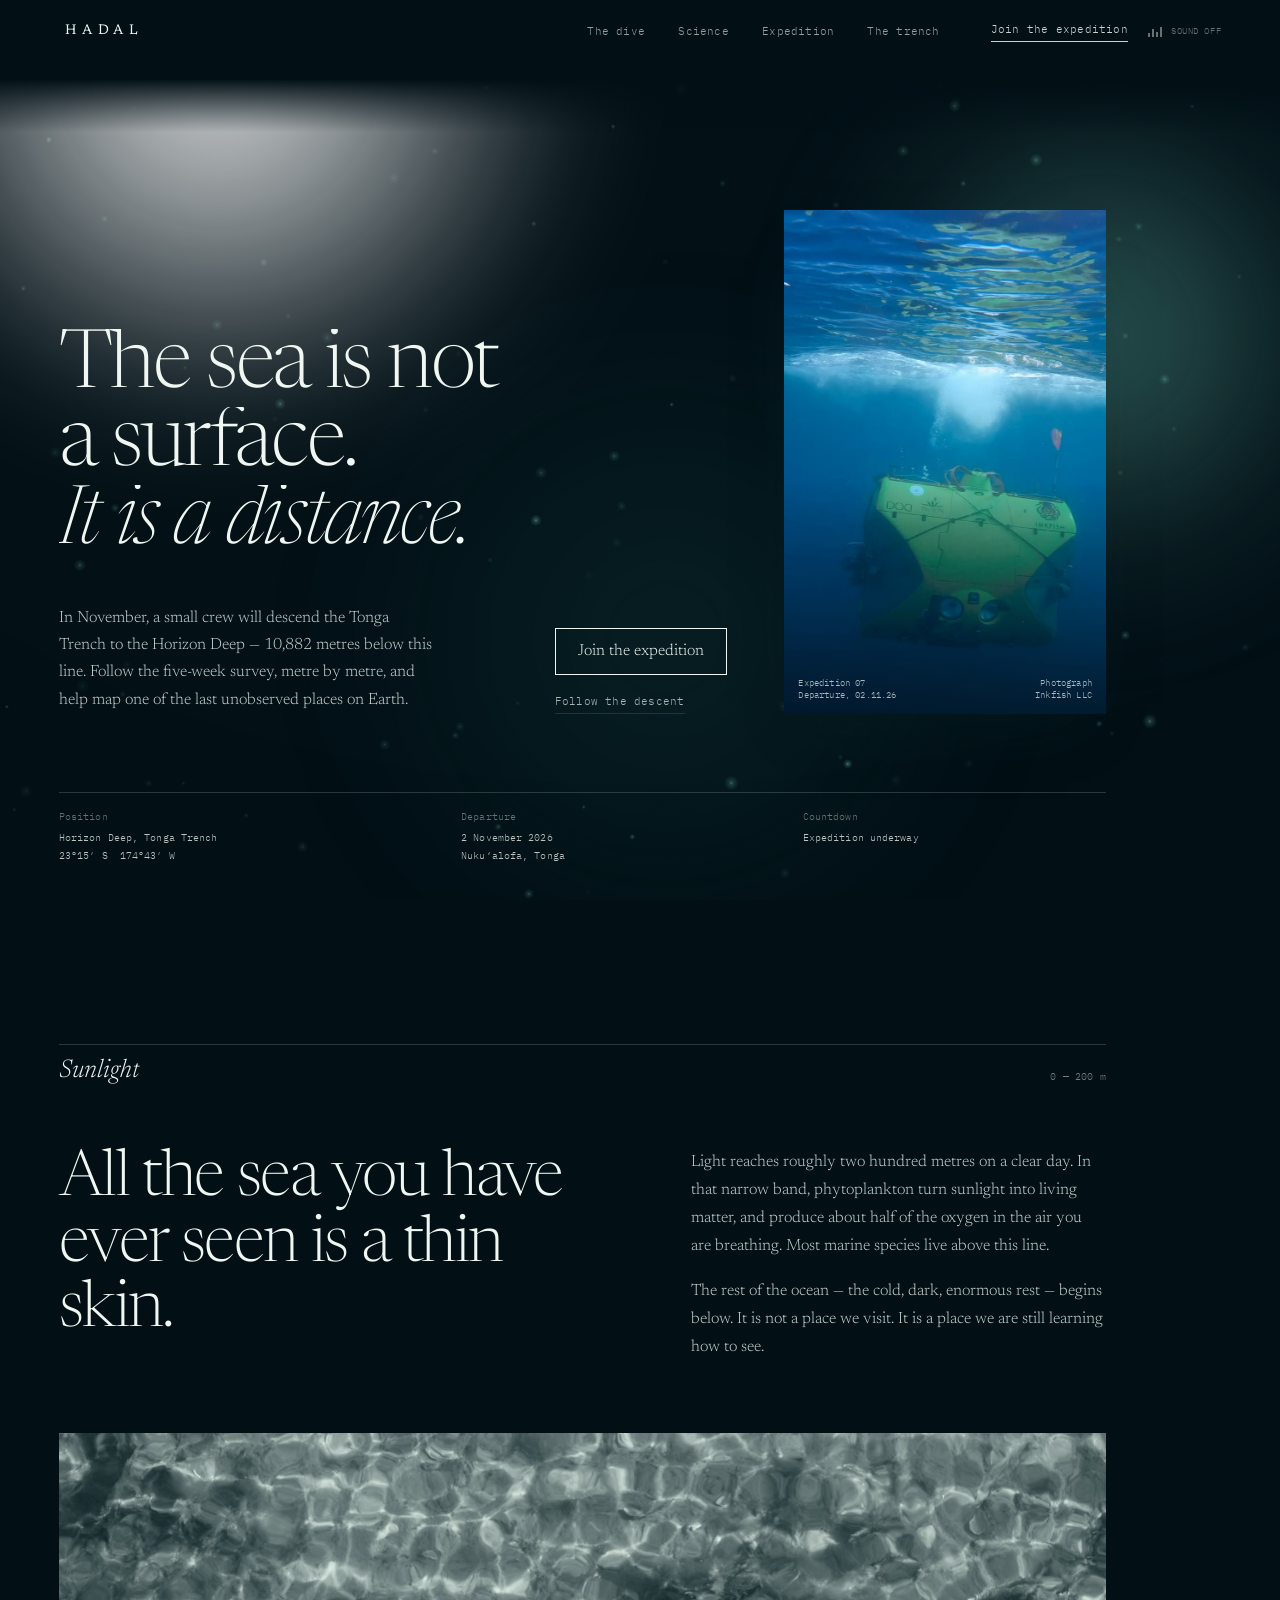
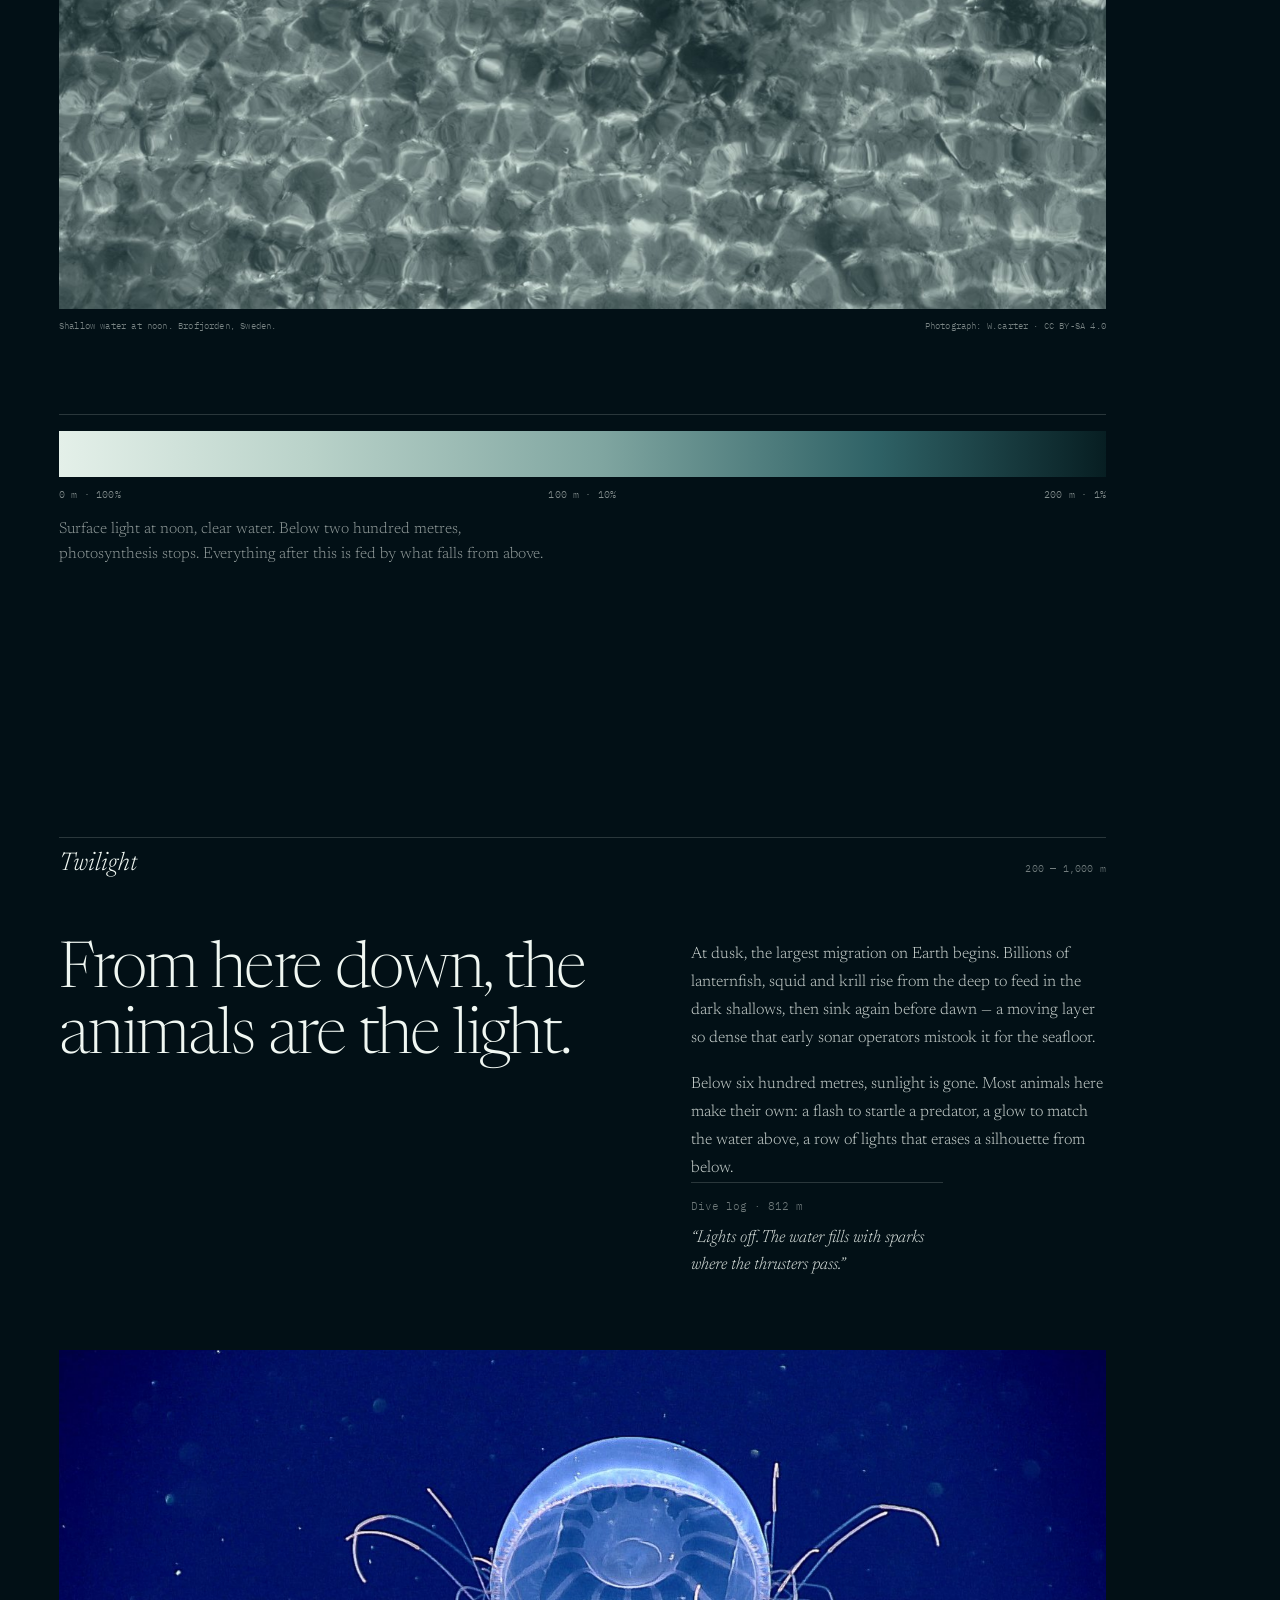
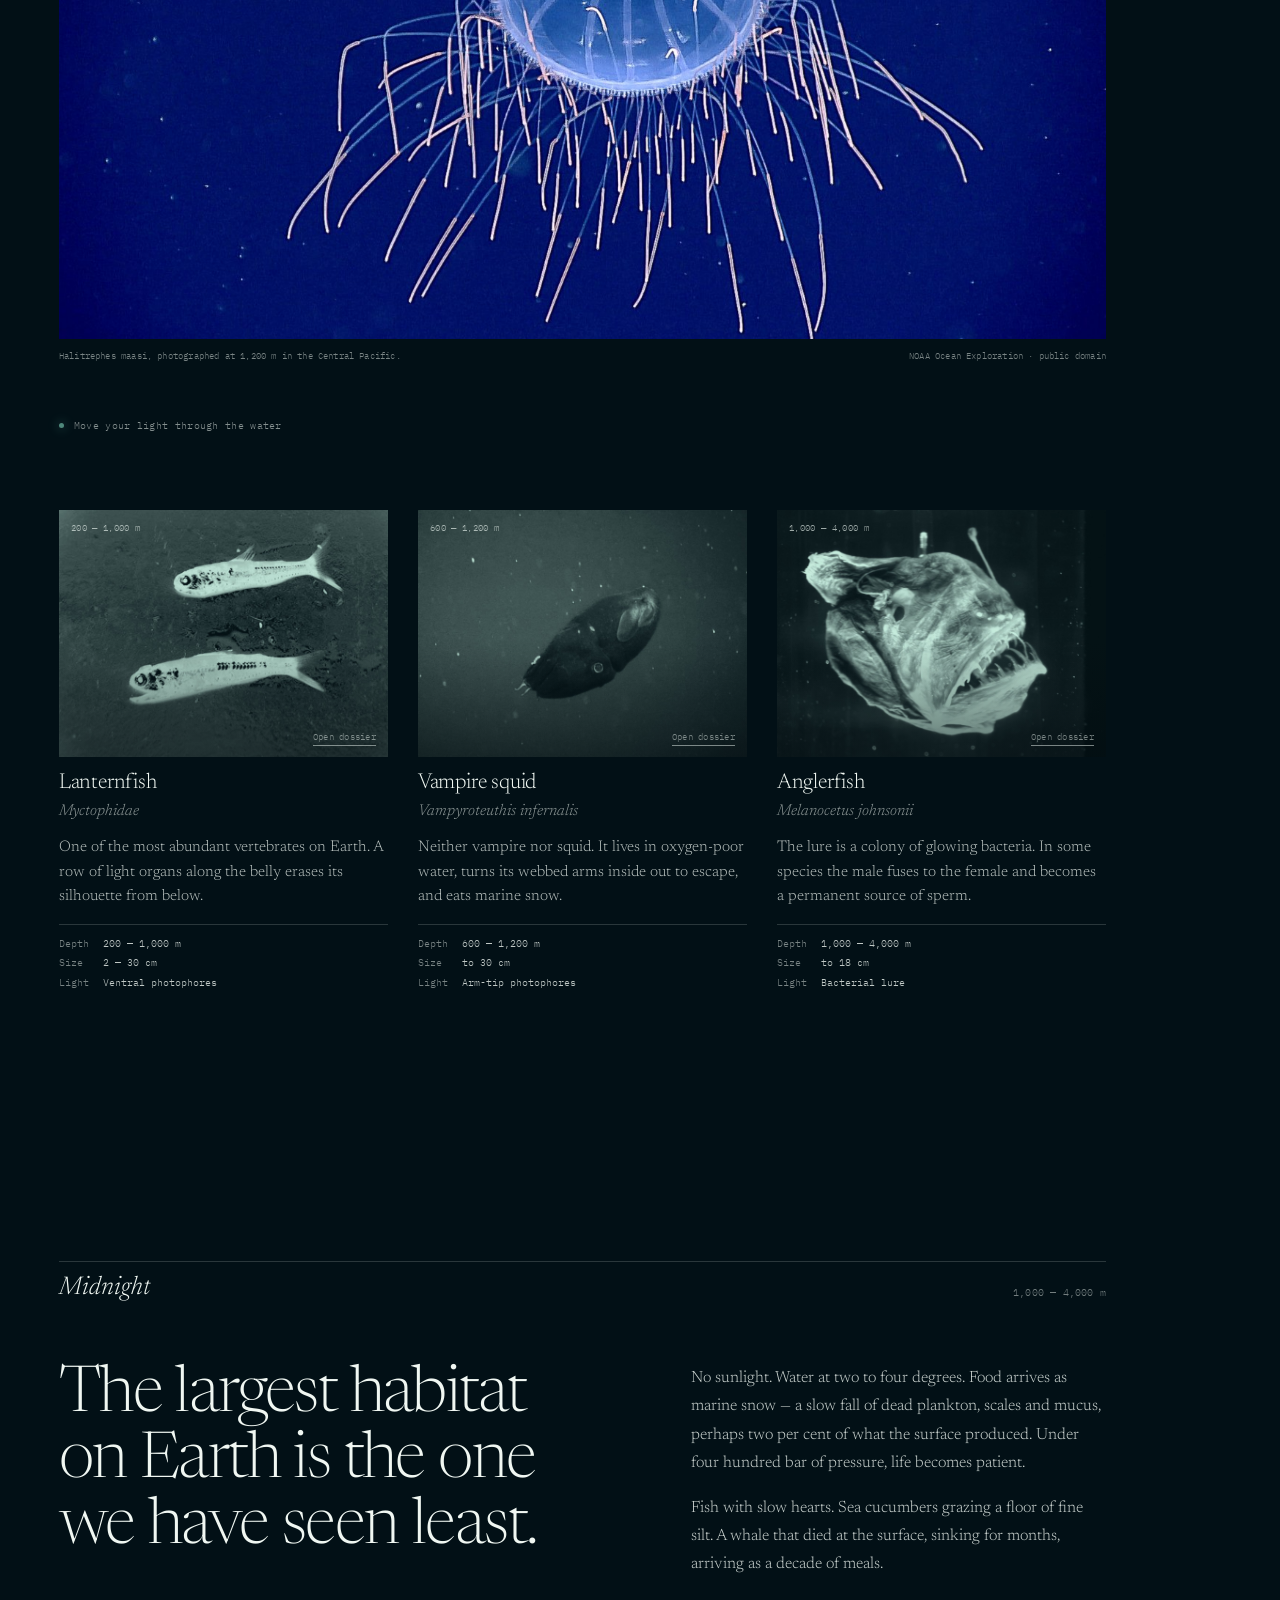
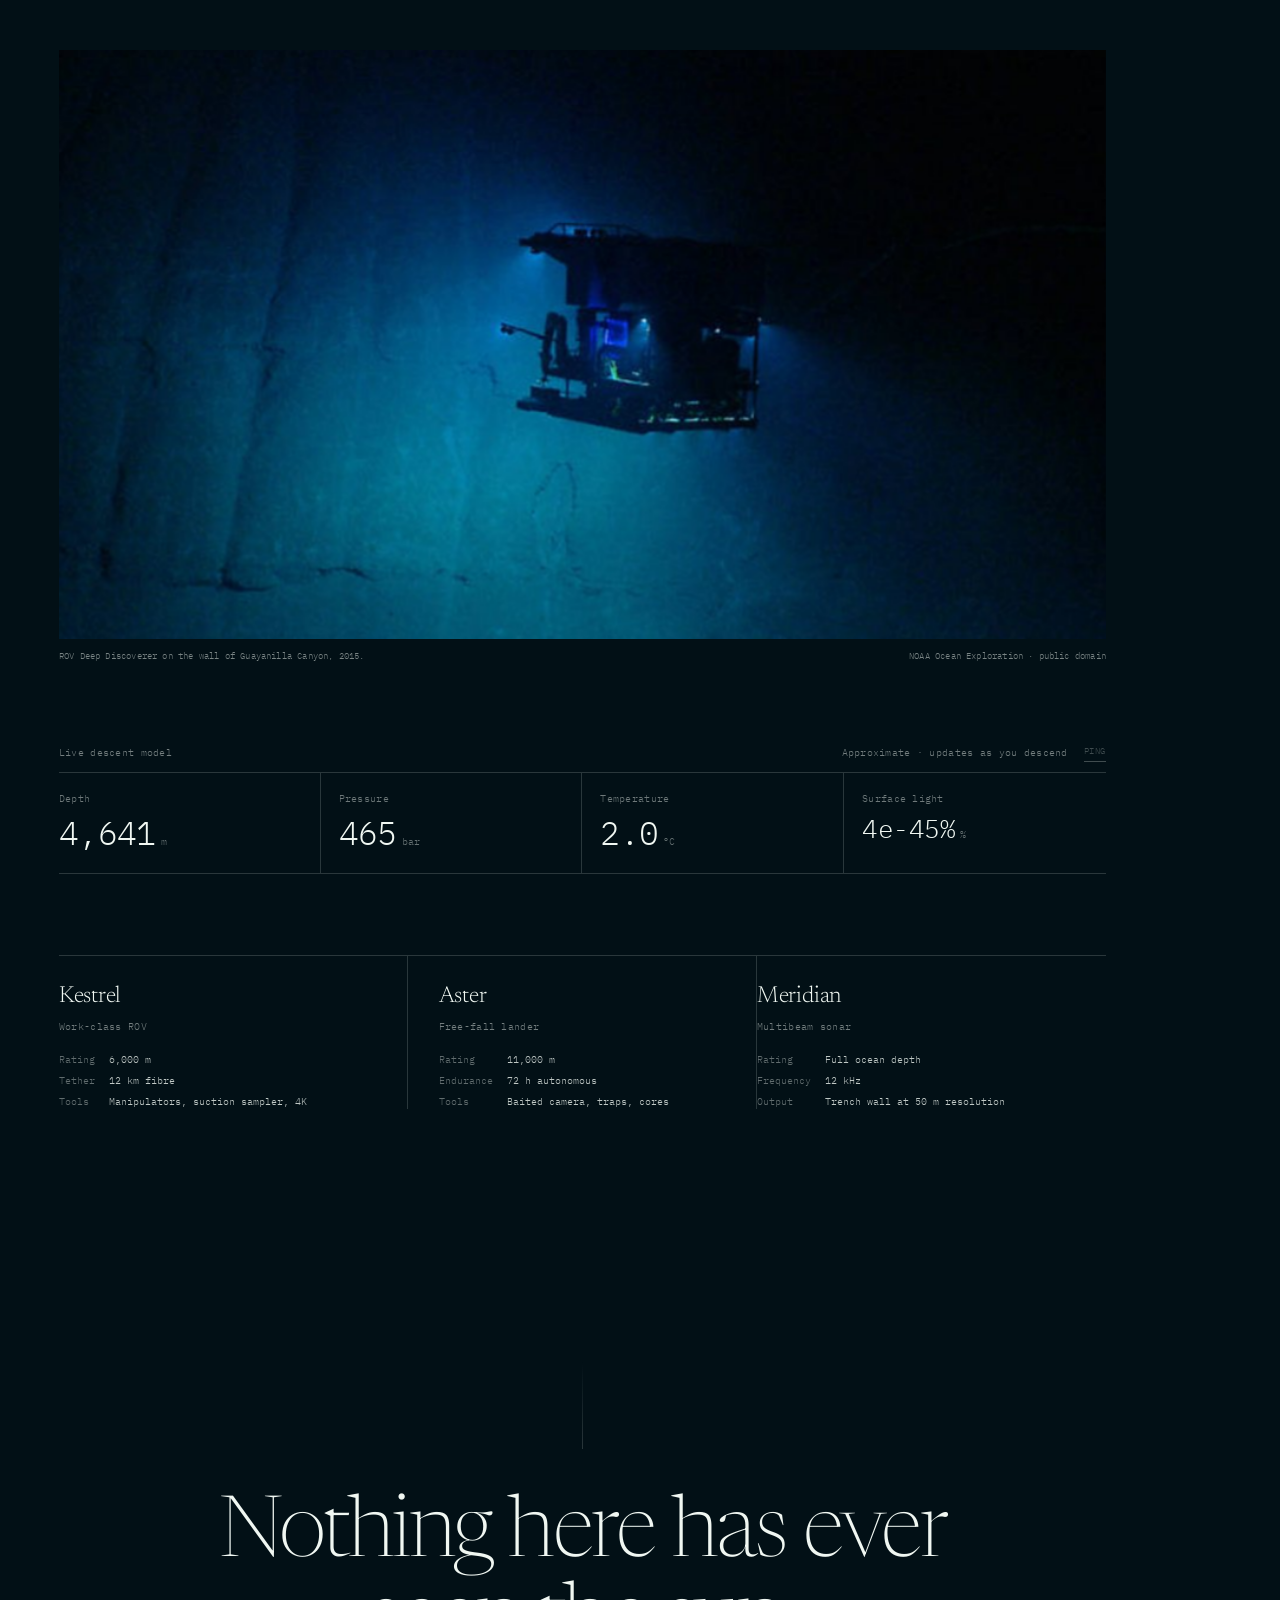
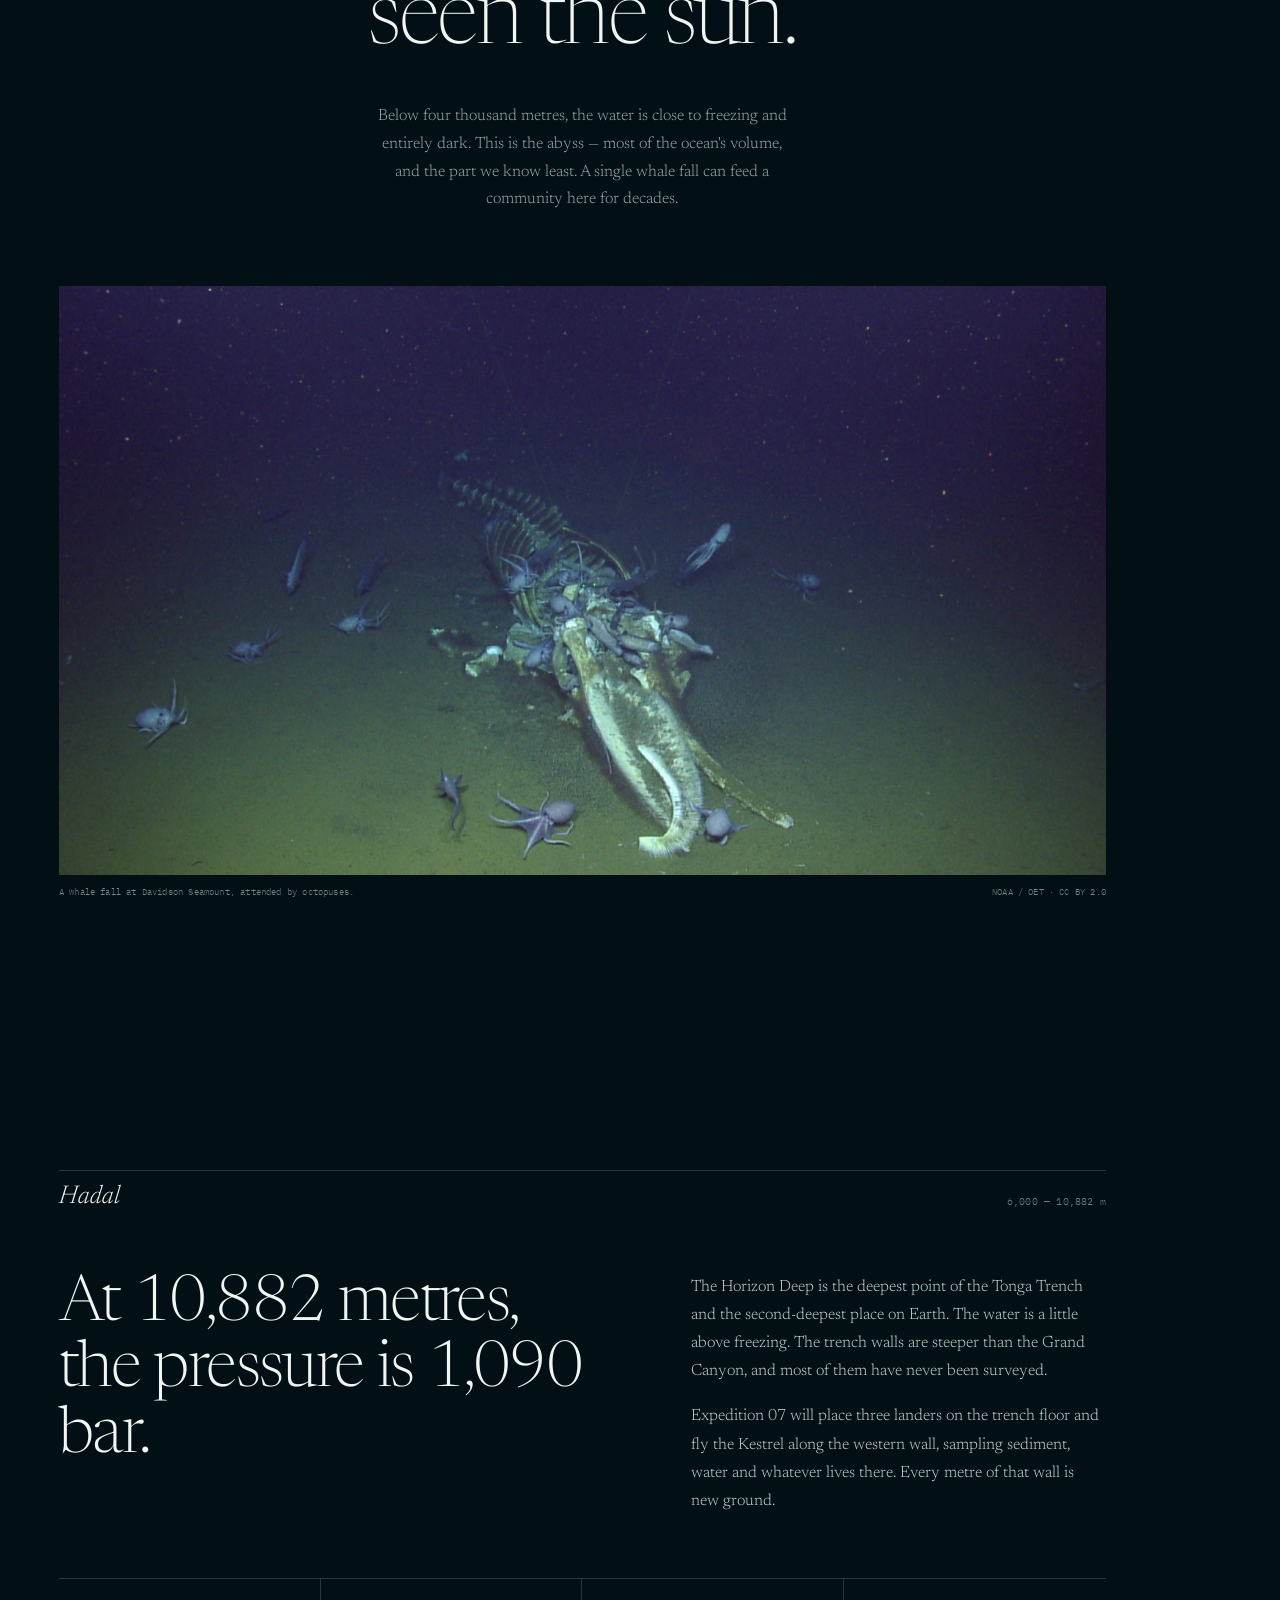
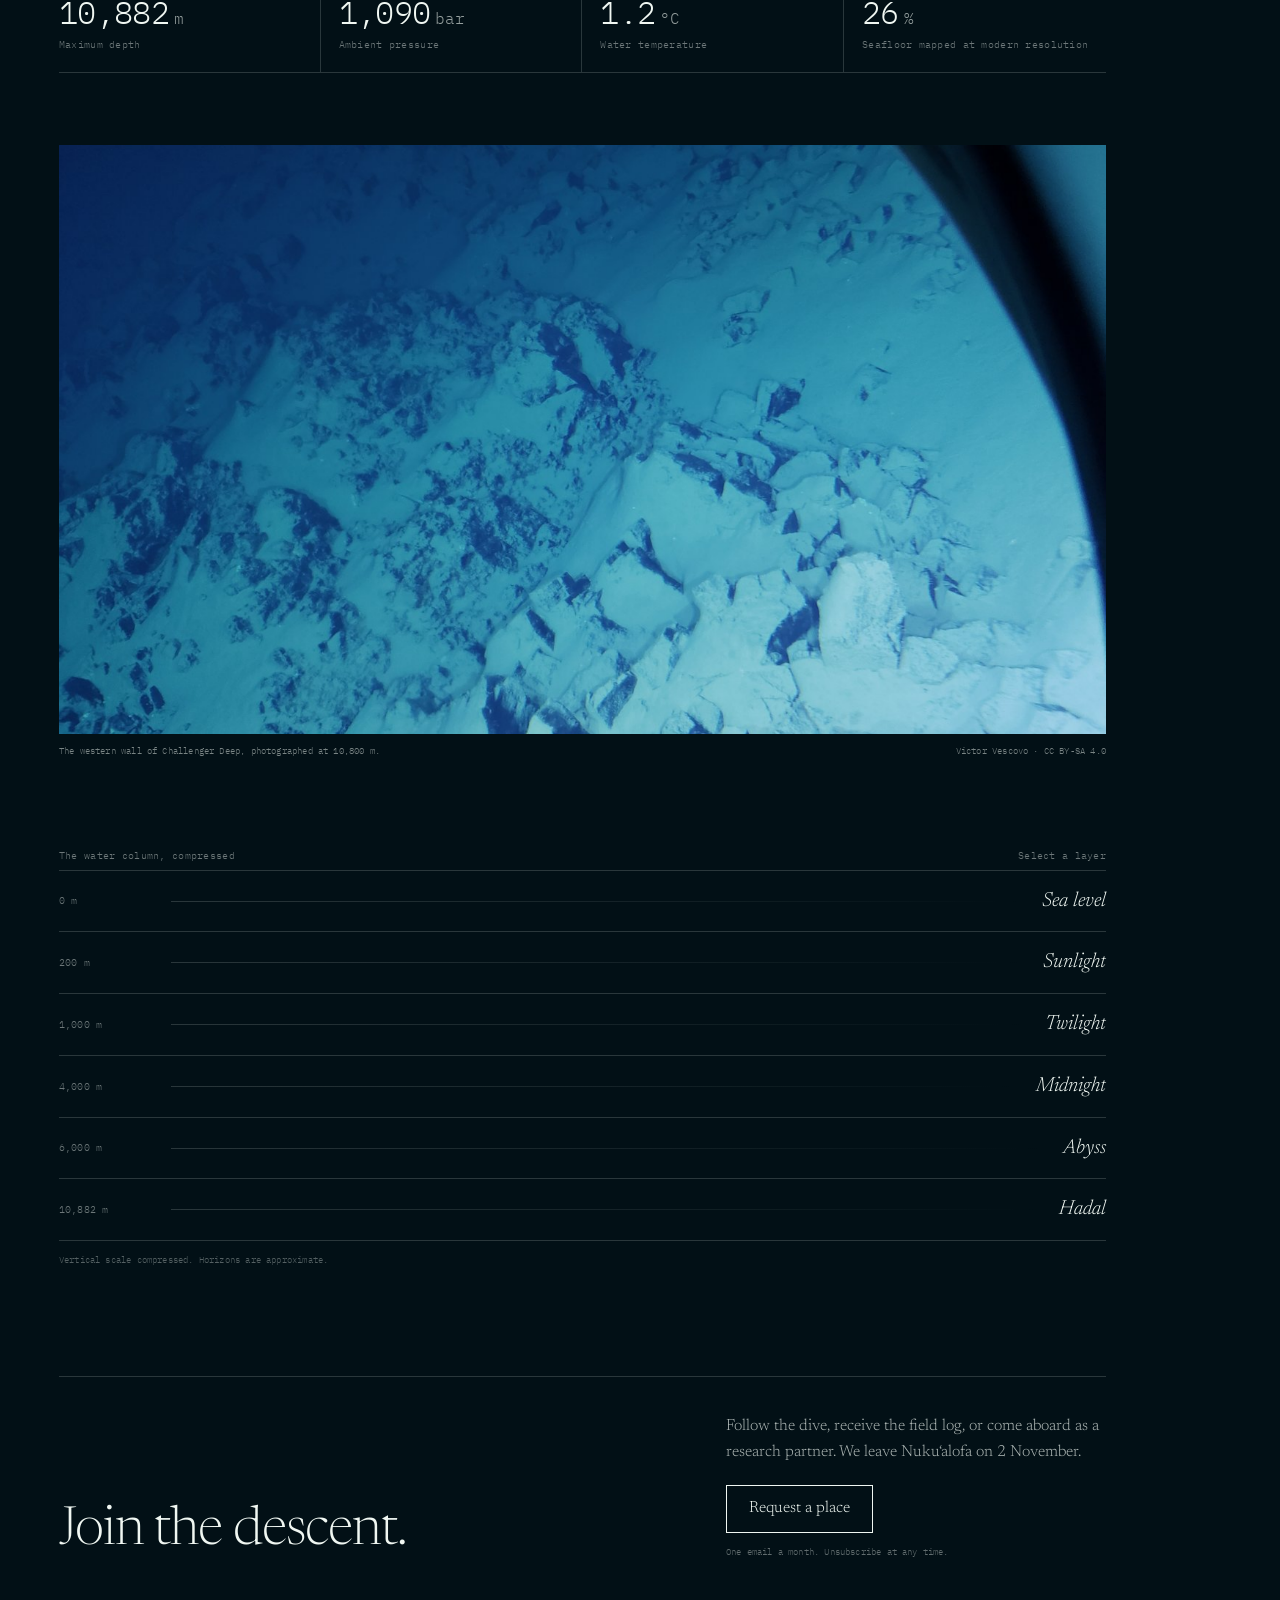
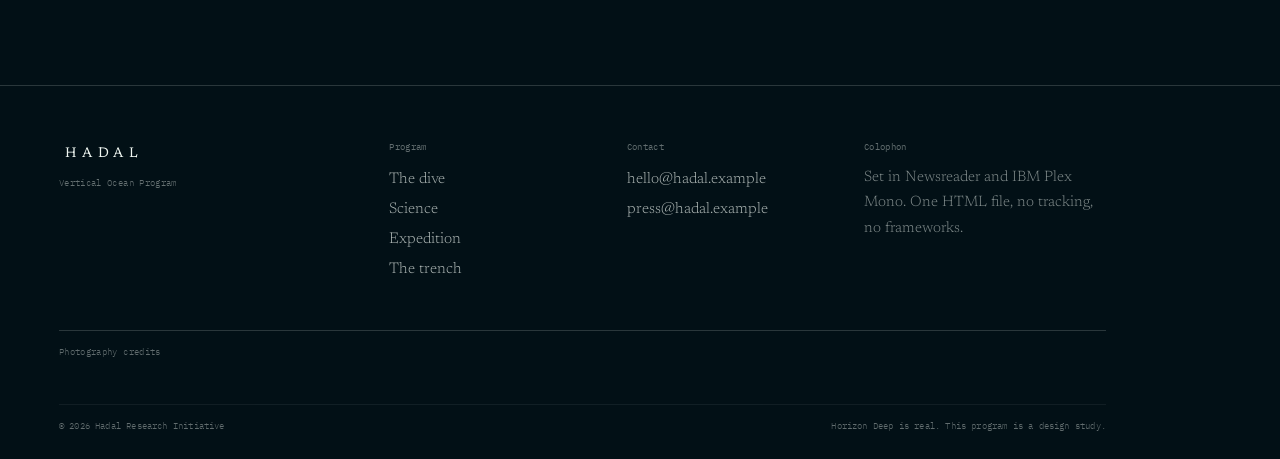
<file: hadal/index.html>
<!DOCTYPE html>
<html lang="en" data-theme="light">
<head>
<meta charset="utf-8">
<meta name="viewport" content="width=device-width, initial-scale=1">
<title>HADAL — The Vertical Ocean</title>
<meta name="description" content="Expedition 07 descends the Tonga Trench to the Horizon Deep, 10,882 metres below the surface. A five-week survey of one of the least observed places on Earth.">
<meta property="og:title" content="HADAL — The Vertical Ocean">
<meta property="og:description" content="A five-week descent to the floor of the Tonga Trench. Follow Expedition 07 from the surface to 10,882 metres.">
<meta property="og:type" content="website">
<meta property="og:image" content="images/halitrephes.jpg">
<meta name="theme-color" content="#EDF3EE">
<link rel="preload" as="image" href="images/hero-descent.jpg">
<link rel="icon" href="data:image/svg+xml,%3Csvg xmlns='http://www.w3.org/2000/svg' viewBox='0 0 64 64'%3E%3Crect width='64' height='64' fill='%230B1A1B'/%3E%3Cpath d='M12 24h40M12 40h40' stroke='%238FEBD0' stroke-width='1.5'/%3E%3Ccircle cx='32' cy='32' r='5' fill='none' stroke='%238FEBD0' stroke-width='1.5'/%3E%3C/svg%3E">
<link rel="preconnect" href="https://fonts.googleapis.com">
<link rel="preconnect" href="https://fonts.gstatic.com" crossorigin>
<link href="https://fonts.googleapis.com/css2?family=IBM+Plex+Mono:wght@300;400;500&family=Newsreader:ital,opsz,wght@0,6..72,200..500;1,6..72,200..500&display=swap" rel="stylesheet">
<style>
  :root{
    --serif:'Newsreader','Palatino Linotype','Iowan Old Style',Palatino,Georgia,serif;
    --mono:'IBM Plex Mono',Consolas,'Liberation Mono',monospace;
    --bg:#EDF3EE;
    --ink:#0B1A1B;
    --accent:#0E4F4B;
    --hair:rgba(11,26,27,.16);
    --pad:clamp(20px,4.6vw,72px);
    --ease:cubic-bezier(.19,1,.22,1);
  }

  *,*::before,*::after{box-sizing:border-box}
  html{-webkit-text-size-adjust:100%;background:var(--bg);scroll-behavior:smooth}
  body{
    margin:0;
    background:var(--bg);
    color:var(--ink);
    font-family:var(--serif);
    font-optical-sizing:auto;
    font-weight:300;
    font-size:17px;
    line-height:1.6;
    -webkit-font-smoothing:antialiased;
    -moz-osx-font-smoothing:grayscale;
    overflow-x:hidden;
    transition:color .5s ease;
  }
  ::selection{background:var(--accent);color:var(--bg)}
  a{color:inherit}
  button{font:inherit;color:inherit}
  svg{display:block}
  [hidden]{display:none!important}
  :focus-visible{outline:1px solid currentColor;outline-offset:4px}

  .sr-only{
    position:absolute;width:1px;height:1px;padding:0;margin:-1px;
    overflow:hidden;clip:rect(0,0,0,0);white-space:nowrap;border:0;
  }
  .skip{
    position:fixed;left:18px;top:14px;z-index:100;
    transform:translateY(-160%);
    background:var(--bg);color:var(--ink);border:1px solid var(--hair);
    padding:10px 16px;text-decoration:none;font-family:var(--mono);font-size:11px;
    transition:transform .3s var(--ease);
  }
  .skip:focus{transform:translateY(0)}

  /* ---------- atmosphere ---------- */
  #plankton{position:fixed;inset:0;z-index:1;pointer-events:none}
  .lantern{
    position:fixed;left:0;top:0;width:460px;height:460px;margin:-230px 0 0 -230px;
    border-radius:50%;pointer-events:none;z-index:2;opacity:0;
    background:radial-gradient(circle,rgba(160,245,214,.22),rgba(130,225,198,.07) 46%,transparent 70%);
    mix-blend-mode:screen;will-change:transform,opacity;
  }
  .vignette{
    position:fixed;inset:0;z-index:2;pointer-events:none;
    background:radial-gradient(120% 90% at 50% 38%,transparent 54%,rgba(0,0,0,.14) 100%);
  }
  .grain{
    position:fixed;inset:0;z-index:3;pointer-events:none;opacity:.045;mix-blend-mode:overlay;
    background-image:url("data:image/svg+xml,%3Csvg xmlns='http://www.w3.org/2000/svg' width='180' height='180'%3E%3Cfilter id='n'%3E%3CfeTurbulence type='fractalNoise' baseFrequency='0.85' numOctaves='3' stitchTiles='stitch'/%3E%3C/filter%3E%3Crect width='180' height='180' filter='url(%23n)'/%3E%3C/svg%3E");
    background-size:180px 180px;
  }

  /* ---------- chrome ---------- */
  .nav{
    position:fixed;top:0;left:0;right:0;z-index:40;
    display:flex;justify-content:space-between;align-items:center;
    padding:20px var(--pad);
  }
  .nav::before{
    content:"";position:absolute;left:0;right:0;top:0;height:132px;
    background:linear-gradient(to bottom,var(--bg) 0%,var(--bg) 60%,rgba(0,0,0,0) 100%);
    pointer-events:none;
  }
  .nav>*{position:relative}
  .brand{
    font-family:var(--serif);font-size:14px;font-weight:400;
    letter-spacing:.42em;text-indent:.42em;text-decoration:none;
  }
  .nav-links{display:flex;gap:clamp(18px,2.6vw,42px);margin-left:auto;margin-right:clamp(24px,4vw,64px)}
  .nav-links a{
    font-family:var(--mono);font-size:10.5px;letter-spacing:.02em;
    text-decoration:none;opacity:.62;transition:opacity .25s ease;
  }
  .nav-links a:hover{opacity:1}
  .nav-cta{
    background:none;border:0;padding:0 0 3px;cursor:pointer;
    font-family:var(--mono);font-size:10.5px;letter-spacing:.02em;
    border-bottom:1px solid currentColor;opacity:.85;transition:opacity .25s ease,transform .4s var(--ease);
  }
  .nav-cta:hover{opacity:1}

  /* ---------- depth gauge ---------- */
  .gauge{
    position:fixed;right:clamp(24px,3.8vw,58px);top:50%;
    transform:translateY(-50%);z-index:30;width:96px;
    display:none;font-family:var(--mono);color:inherit;
    opacity:0;visibility:hidden;
    transition:opacity .7s ease,visibility .7s ease;
  }
  .gauge.on{opacity:1;visibility:visible}
  .gauge-read{text-align:right;margin-bottom:18px}
  .gauge-read .num{
    font-size:19px;font-weight:300;letter-spacing:-.02em;
    font-variant-numeric:tabular-nums;white-space:nowrap;
  }
  .gauge-read .u{font-size:10px;opacity:.65;margin-left:4px}
  .gauge-read .gauge-zone{
    font-size:9.5px;letter-spacing:.09em;opacity:.55;margin-top:5px;
    text-transform:uppercase;white-space:nowrap;
  }
  .gauge-scale{position:relative;height:min(54vh,470px);width:36px;margin-left:auto;touch-action:none;cursor:grab}
  .gauge-line{position:absolute;right:8px;top:0;bottom:0;width:1px;background:var(--hair)}
  .gauge-fill{position:absolute;right:8px;top:0;width:1px;height:0;background:var(--ink);opacity:.55}
  .gauge-tick{position:absolute;right:8px;width:7px;height:1px;background:var(--ink);opacity:.32;transform:translateY(-50%)}
  .gauge-mark{
    position:absolute;right:8px;top:0;width:24px;height:1px;background:var(--ink);
    transform:translateY(-50%);will-change:top;
  }
  .gauge-mark::after{
    content:"";position:absolute;right:-2px;top:-2px;width:5px;height:5px;border-radius:50%;
    background:var(--accent);box-shadow:0 0 12px var(--accent);
  }
  .gauge-foot{text-align:right;font-size:9px;opacity:.42;margin-top:14px;font-variant-numeric:tabular-nums}
  .gauge-hint{text-align:right;font-size:8.5px;letter-spacing:.06em;text-transform:uppercase;opacity:.34;margin-top:5px}
  .gauge.dragging .gauge-hint{opacity:.7}
  .gauge.dragging .gauge-mark::after{transform:scale(1.35)}
  @media (min-width:1100px){.gauge{display:block}}

  .chip{
    position:fixed;left:50%;bottom:14px;z-index:35;
    transform:translate(-50%,16px);opacity:0;
    display:none;align-items:center;gap:10px;
    padding:8px 14px;border:1px solid var(--hair);background:var(--bg);
    font-family:var(--mono);font-size:10px;letter-spacing:.03em;
    transition:opacity .4s ease,transform .4s var(--ease);
    pointer-events:none;white-space:nowrap;
  }
  .chip.on{opacity:.92;transform:translate(-50%,0)}
  @media (max-width:1099px){.chip{display:flex}}

  /* ---------- cursor + sound ---------- */
  .cursor,.cursor-ring{display:none;position:fixed;left:0;top:0;z-index:120;pointer-events:none;border-radius:50%;will-change:transform}
  @media (pointer:fine){
    html.has-cursor,html.has-cursor *{cursor:none!important}
    .cursor,.cursor-ring{display:flex;mix-blend-mode:difference}
    .cursor{width:5px;height:5px;margin:-2.5px 0 0 -2.5px;background:#fff;opacity:0;transition:opacity .3s}
    .cursor.on{opacity:1}
    .cursor-ring{
      width:34px;height:34px;margin:-17px 0 0 -17px;
      border:1px solid rgba(255,255,255,.8);
      align-items:center;justify-content:center;opacity:0;
      transition:width .4s var(--ease),height .4s var(--ease),margin .4s var(--ease),opacity .3s,background .4s;
    }
    .cursor-ring.on{opacity:1}
    .cursor-ring.hot{width:56px;height:56px;margin:-28px 0 0 -28px;background:rgba(255,255,255,.07)}
    .cursor-ring.label-on{width:72px;height:72px;margin:-36px 0 0 -36px}
    .cursor-label{
      position:absolute;left:50%;top:calc(100% + 9px);transform:translateX(-50%);
      font-family:var(--mono);font-size:8px;letter-spacing:.06em;
      text-transform:uppercase;white-space:nowrap;color:#fff;
      opacity:0;transition:opacity .2s;
    }
    .cursor-ring.label-on .cursor-label{opacity:.9}
    html.dialog-open.has-cursor,html.dialog-open.has-cursor *{cursor:auto!important}
    html.dialog-open .cursor,html.dialog-open .cursor-ring{opacity:0!important}
  }

  .sound{
    display:flex;align-items:center;gap:9px;
    margin-left:clamp(14px,1.6vw,26px);
    border:0;background:none;padding:4px 0;color:inherit;
    font-family:var(--mono);font-size:9px;letter-spacing:.06em;
    text-transform:uppercase;opacity:.42;transition:opacity .3s;
  }
  .sound:hover,.sound:focus-visible{opacity:.9}
  .sound-bars{display:flex;align-items:flex-end;gap:2px;height:11px}
  .sound-bars i{display:block;width:2px;height:4px;background:currentColor;transition:height .3s}
  .sound-bars i:nth-child(2){height:8px}
  .sound-bars i:nth-child(3){height:5px}
  .sound-bars i:nth-child(4){height:10px}
  .sound.on .sound-bars i{animation:eq 1.6s ease-in-out infinite}
  .sound.on .sound-bars i:nth-child(2){animation-delay:.18s}
  .sound.on .sound-bars i:nth-child(3){animation-delay:.36s}
  .sound.on .sound-bars i:nth-child(4){animation-delay:.52s}
  @keyframes eq{0%,100%{height:3px}50%{height:10px}}
  @media (max-width:760px){.sound{display:none}}

  /* ---------- layout ---------- */
  main{position:relative;z-index:4}
  .wrap{width:100%;max-width:1280px;margin:0 auto}
  @media (min-width:1000px){
    .wrap{padding-right:clamp(60px,9vw,140px)}
  }
  .hero .wrap,.footer .wrap{max-width:1280px}
  .zone{position:relative;padding:clamp(100px,15vh,190px) var(--pad);scroll-margin-top:0}
  @media (min-width:1000px){
    .zone{padding-top:clamp(110px,16vh,200px);padding-bottom:clamp(100px,14vh,170px)}
  }

  /* ---------- hero ---------- */
  .hero{
    position:relative;min-height:100svh;
    display:flex;align-items:flex-end;overflow:hidden;
    padding:clamp(96px,13vh,140px) var(--pad) clamp(24px,4vh,46px);
  }
  .hero .wrap{position:relative;z-index:1}
  .hero-grid{
    display:grid;
    grid-template-columns:minmax(0,1.35fr) minmax(300px,.65fr);
    gap:clamp(26px,4vh,52px) clamp(30px,4.5vw,72px);
    align-items:end;
  }
  .hero-copy{grid-column:1;grid-row:1;min-width:0}
  .hero-plate{
    grid-column:2;grid-row:1;position:relative;align-self:end;
    height:min(56vh,520px);margin:0;overflow:hidden;
    background:#04202a;
    box-shadow:0 28px 64px -38px rgba(6,38,42,.55);
  }
  .hero-plate::after{
    content:"";position:absolute;inset:0;pointer-events:none;
    background:linear-gradient(to top,rgba(2,12,16,.62),rgba(2,12,16,0) 46%);
  }
  .hero-plate img{width:100%;height:100%;object-fit:cover;transform:scale(1.02);animation:heroScale 2.6s var(--ease) both}
  @keyframes heroScale{from{transform:scale(1.1)}to{transform:scale(1.02)}}
  .hero-plate figcaption{
    position:absolute;left:14px;right:14px;bottom:12px;z-index:1;
    display:flex;justify-content:space-between;gap:14px;
    color:#EAF4EF;font-family:var(--mono);font-size:8.5px;line-height:1.5;
    letter-spacing:.02em;opacity:.72;
  }
  .hero-plate figcaption span:last-child{text-align:right}
  .hero-grid .hero-meta{grid-column:1/-1;grid-row:2}
  @media (max-width:1000px){
    .hero-grid{grid-template-columns:1fr}
    .hero-plate{display:none}
  }
  .caustics{position:absolute;inset:0;overflow:hidden;pointer-events:none;z-index:0}
  .caustic{
    position:absolute;border-radius:50%;filter:blur(70px);
    mix-blend-mode:soft-light;opacity:.95;will-change:transform;
  }
  .c1{
    width:62vw;height:62vw;left:-14vw;top:-26vw;
    background:radial-gradient(circle,rgba(255,255,255,1),transparent 64%);
    animation:drift1 26s ease-in-out infinite alternate;
  }
  .c2{
    width:44vw;height:44vw;right:-8vw;top:6vh;
    background:radial-gradient(circle,rgba(86,158,148,.62),transparent 62%);
    animation:drift2 34s ease-in-out infinite alternate;
  }
  .c3{
    width:52vw;height:52vw;left:26vw;top:34vh;
    background:radial-gradient(circle,rgba(20,82,82,.28),transparent 64%);
    animation:drift3 30s ease-in-out infinite alternate;
  }
  @keyframes drift1{to{transform:translate3d(7vw,5vh,0) scale(1.12)}}
  @keyframes drift2{to{transform:translate3d(-6vw,7vh,0) scale(1.18)}}
  @keyframes drift3{to{transform:translate3d(4vw,-5vh,0) scale(1.08)}}

  .hero h1{
    margin:0 0 clamp(26px,4.6vh,50px);
    font-size:clamp(2.6rem,6.3vw,6.2rem);
    font-weight:250;line-height:.97;letter-spacing:-.03em;
  }
  .lm{display:block;overflow:hidden;padding-bottom:.06em;margin-bottom:-.06em}
  .lm>span{display:block;transform:translateY(112%);animation:rise 1.2s var(--ease) forwards}
  .lm:nth-child(2)>span{animation-delay:.1s}
  .lm:nth-child(3)>span{animation-delay:.2s}
  .lm em{font-style:italic;font-weight:200}
  @keyframes rise{to{transform:translateY(0)}}

  .hero-sub{
    display:grid;grid-template-columns:minmax(0,44ch) 1fr;
    gap:clamp(28px,5vw,72px);align-items:end;
    opacity:0;animation:fade 1.2s var(--ease) .55s forwards;
  }
  .lede{
    margin:0;max-width:42ch;font-size:clamp(1.02rem,1.2vw,1.16rem);
    line-height:1.68;opacity:.84;
  }
  .actions{display:flex;flex-direction:column;gap:18px;align-items:flex-start;justify-self:end}
  .btn{
    display:inline-flex;align-items:center;justify-content:center;
    padding:13px 22px;border:1px solid var(--ink);background:transparent;
    color:inherit;text-decoration:none;cursor:pointer;
    font-family:var(--serif);font-size:1rem;line-height:1.2;
    white-space:nowrap;
    transition:background .35s var(--ease),color .35s var(--ease),transform .4s var(--ease);
  }
  .btn:hover{background:var(--ink);color:var(--bg)}
  .link-quiet{
    font-family:var(--mono);font-size:10.5px;letter-spacing:.02em;
    text-decoration:none;padding-bottom:3px;border-bottom:1px solid var(--hair);
    opacity:.7;white-space:nowrap;transition:opacity .25s ease;
  }
  .link-quiet:hover{opacity:1}

  .hero-meta{
    display:grid;grid-template-columns:1.2fr 1fr 1fr;gap:clamp(16px,3vw,40px);
    margin-top:clamp(28px,4.6vh,52px);padding-top:15px;
    border-top:1px solid var(--hair);
    font-family:var(--mono);font-size:10px;line-height:1.75;letter-spacing:.01em;
    opacity:0;animation:fade 1.2s var(--ease) .8s forwards;
  }
  .hero-meta .k{display:block;opacity:.42;margin-bottom:4px}
  .hero-meta p{margin:0;opacity:.78;font-variant-numeric:tabular-nums}
  @keyframes fade{to{opacity:1}}

  @media (max-width:1239px){
    .hero-sub{grid-template-columns:1fr;gap:28px}
    .actions{justify-self:start}
  }

  @media (max-width:860px){
    .nav-links{display:none}
    .nav-cta{margin-left:auto}
    .hero-sub{grid-template-columns:1fr;gap:32px}
    .actions{justify-self:start}
    .hero-meta{grid-template-columns:1fr 1fr;row-gap:18px}
    .hero-meta>div:last-child{grid-column:1/-1}
  }

  /* ---------- section furniture ---------- */
  .zone-head{
    display:flex;justify-content:space-between;align-items:flex-end;gap:20px;
    border-top:1px solid var(--hair);padding-top:14px;
    margin-bottom:clamp(46px,7vh,88px);
    font-family:var(--mono);font-size:10px;letter-spacing:.02em;
  }
  .zone-head .zname{font-family:var(--serif);font-style:italic;font-size:clamp(1.3rem,2vw,1.7rem);line-height:1;letter-spacing:0}
  .zone-head .zrange{opacity:.48;font-variant-numeric:tabular-nums;white-space:nowrap}

  .statement{
    margin:0;font-weight:250;
    font-size:clamp(2.3rem,5vw,4.5rem);
    line-height:1.03;letter-spacing:-.025em;
    max-width:17ch;
  }
  .split{
    display:grid;grid-template-columns:minmax(0,1.02fr) minmax(0,.78fr);
    gap:clamp(32px,7vw,110px);align-items:start;
  }
  .prose{max-width:58ch}
  .prose p{
    margin:0 0 1.05em;font-size:clamp(1.02rem,1.1vw,1.16rem);
    line-height:1.72;opacity:.84;
  }
  .prose p:last-child{margin-bottom:0}

  .field-note{
    max-width:36ch;border-top:1px solid var(--hair);padding-top:14px;
    font-family:var(--mono);font-size:10.5px;line-height:1.8;
  }
  .field-note .fn-meta{opacity:.46;margin-bottom:9px}
  .field-note p{
    margin:0;font-family:var(--serif);font-style:italic;
    font-size:1.08rem;line-height:1.55;opacity:.9;
  }

  .hint{
    display:inline-flex;align-items:center;gap:10px;
    margin-top:clamp(36px,6vh,56px);
    font-family:var(--mono);font-size:10px;letter-spacing:.03em;opacity:.55;
  }
  .hint i{
    width:5px;height:5px;border-radius:50%;background:var(--accent);
    box-shadow:0 0 12px var(--accent);animation:pulse 2.6s ease-in-out infinite;
  }
  @keyframes pulse{0%,100%{opacity:.35;transform:scale(.85)}50%{opacity:1;transform:scale(1.1)}}

  /* ---------- photographic plates ---------- */
  .plate{margin:clamp(48px,8vh,92px) 0 0}
  .plate-media{position:relative;overflow:hidden;background:#04161c;aspect-ratio:16/9}
  .plate-media img{
    position:absolute;left:0;top:-6%;width:100%;height:112%;
    object-fit:cover;will-change:transform;
  }
  .plate figcaption{
    display:flex;justify-content:space-between;gap:24px;
    margin-top:10px;font-family:var(--mono);font-size:9px;
    line-height:1.6;letter-spacing:.02em;opacity:.5;
  }
  .plate figcaption span:last-child{white-space:nowrap;text-align:right}
  @media (max-width:700px){
    .plate figcaption{flex-direction:column;gap:3px}
    .plate figcaption span:last-child{white-space:normal;text-align:left}
  }
  .plate.slim .plate-media{aspect-ratio:2.2/1}
  .plate.portrait .plate-media{aspect-ratio:4/5}
  html.js .plate[data-reveal] .plate-media{clip-path:inset(0 0 100% 0);transition:clip-path 1.35s var(--ease)}
  html.js .plate[data-reveal].in .plate-media{clip-path:inset(0 0 0 0)}
  html.js .plate[data-reveal] figcaption{
    opacity:0;transform:translateY(8px);
    transition:opacity .9s ease .45s,transform .9s var(--ease) .45s;
  }
  html.js .plate[data-reveal].in figcaption{opacity:.5;transform:none}

  /* ---------- sunlight ---------- */
  .lightband{margin-top:clamp(56px,9vh,96px);border-top:1px solid var(--hair);padding-top:16px}
  .lb-strip{
    height:46px;width:100%;
    background:linear-gradient(90deg,#E4F0E9 0%,#B9D2C9 24%,#7FA5A0 52%,#2F6266 78%,#071E22 100%);
  }
  .lb-labels{
    display:flex;justify-content:space-between;margin-top:10px;
    font-family:var(--mono);font-size:9.5px;letter-spacing:.02em;opacity:.55;
    font-variant-numeric:tabular-nums;
  }
  .lb-note{margin:14px 0 0;font-size:.98rem;line-height:1.6;opacity:.6;max-width:54ch}

  /* ---------- specimens ---------- */
  .specimens{
    display:grid;grid-template-columns:repeat(3,minmax(0,1fr));
    gap:clamp(16px,2.4vw,30px);
    margin-top:clamp(48px,8vh,80px);
  }
  .specimen{
    position:relative;display:block;width:100%;padding:0;
    border:0;background:none;color:inherit;text-align:left;
    font:inherit;cursor:pointer;
  }
  .specimen-media{
    position:relative;display:block;overflow:hidden;
    aspect-ratio:4/3;background:#03151b;
  }
  .specimen-media img{
    width:100%;height:100%;object-fit:cover;
    transition:transform 1.2s var(--ease),opacity .5s ease;
  }
  .specimen:hover .specimen-media img{transform:scale(1.055)}
  .specimen-media::after{
    content:"";position:absolute;inset:0;pointer-events:none;
    background:linear-gradient(to top,rgba(2,12,16,.55),rgba(2,12,16,0) 48%);
  }
  .specimen-range{
    position:absolute;left:12px;top:11px;z-index:1;
    font-family:var(--mono);font-size:8.5px;letter-spacing:.04em;opacity:.66;
    color:#EAF4EF;
  }
  .specimen-cta{
    position:absolute;right:12px;bottom:11px;z-index:1;
    font-family:var(--mono);font-size:8.5px;letter-spacing:.03em;color:#EAF4EF;
    border-bottom:1px solid currentColor;padding-bottom:2px;
    opacity:.5;transform:none;
    transition:opacity .35s ease;
  }
  .specimen:hover .specimen-cta,.specimen:focus-visible .specimen-cta{opacity:.95}
  .specimen-body{display:block;padding-top:14px}
  .specimen-name{display:block;font-size:1.35rem;line-height:1.2;letter-spacing:-.01em}
  .specimen-latin{display:block;font-style:italic;opacity:.58;font-size:.98rem;margin-top:2px}
  .specimen-desc{display:block;margin-top:12px;font-size:.96rem;line-height:1.6;opacity:.76}
  .specimen-data{
    display:grid;grid-template-columns:auto 1fr;gap:4px 14px;
    margin-top:14px;padding-top:11px;border-top:1px solid var(--hair);
    font-family:var(--mono);font-size:9.5px;line-height:1.65;
    font-variant-numeric:tabular-nums;
  }
  .specimen-data .dt{opacity:.5}
  .specimen-data .dd{opacity:.8}

  /* ---------- console ---------- */
  .model{margin-top:clamp(56px,9vh,92px)}
  .model-head{
    display:flex;justify-content:space-between;gap:20px;align-items:baseline;
    font-family:var(--mono);font-size:9.5px;letter-spacing:.03em;opacity:.48;
    margin-bottom:10px;transition:opacity .3s;
  }
  .model-head.pinged{opacity:.9}
  .model-side{display:flex;align-items:center;gap:16px}
  .ping{
    border:0;background:none;padding:0 0 2px;color:inherit;cursor:pointer;
    border-bottom:1px solid currentColor;
    font-family:var(--mono);font-size:9px;letter-spacing:.06em;
    text-transform:uppercase;opacity:.55;
    transition:opacity .25s,transform .2s;
  }
  .ping:hover{opacity:1}
  .ping:active{transform:scale(.94)}
  .console{
    display:grid;grid-template-columns:repeat(4,minmax(0,1fr));
    border-top:1px solid var(--hair);border-bottom:1px solid var(--hair);
  }
  .readout{padding:18px clamp(10px,1.4vw,20px) 22px 0;border-right:1px solid var(--hair)}
  .readout:not(:first-child){padding-left:clamp(10px,1.4vw,20px)}
  .readout:last-child{border-right:0;padding-right:0}
  .readout .lab{font-family:var(--mono);font-size:9.5px;letter-spacing:.03em;opacity:.46}
  .readout .val{
    display:flex;align-items:baseline;gap:5px;margin-top:9px;
    font-family:var(--mono);font-size:clamp(1.45rem,2.6vw,2.3rem);
    font-weight:300;letter-spacing:-.02em;line-height:1.1;
    font-variant-numeric:tabular-nums;white-space:nowrap;
  }
  .readout .val.small{font-size:clamp(1.2rem,2vw,1.75rem)}
  .readout .u{font-size:10px;opacity:.42;letter-spacing:0}

  .vehicles{
    display:grid;grid-template-columns:repeat(3,minmax(0,1fr));
    border-top:1px solid var(--hair);
    margin-top:clamp(56px,9vh,92px);
  }
  .vehicle{padding:22px clamp(16px,2.4vw,34px) 0 0;border-right:1px solid var(--hair)}
  .vehicle:nth-child(2){padding-left:clamp(16px,2.4vw,34px)}
  .vehicle:last-child{border-right:0;padding-right:0}
  .vehicle h3{font-weight:300;font-size:1.45rem;margin:0 0 3px;letter-spacing:-.01em}
  .vehicle .role{
    font-family:var(--mono);font-size:9.5px;letter-spacing:.03em;
    opacity:.48;margin:0 0 18px;
  }
  .vehicle dl{
    display:grid;grid-template-columns:auto 1fr;gap:6px 14px;margin:0;
    font-family:var(--mono);font-size:9.5px;line-height:1.6;
  }
  .vehicle dt{opacity:.4}
  .vehicle dd{margin:0;opacity:.8}

  /* ---------- abyss ---------- */
  .abyss{min-height:88svh;display:flex;align-items:center;padding-top:clamp(90px,14vh,160px);padding-bottom:clamp(90px,14vh,160px)}
  .abyss .wrap{text-align:center}
  .abyss .plate{text-align:left}
  .abyss-rule{width:1px;height:88px;margin:0 auto 44px;background:linear-gradient(to bottom,transparent,var(--hair))}
  .abyss h2{
    margin:0 auto clamp(22px,4vh,36px);
    font-size:clamp(2.5rem,6.6vw,5.9rem);font-weight:200;
    line-height:1.03;letter-spacing:-.03em;max-width:16ch;
  }
  .abyss p{margin:0 auto;max-width:46ch;font-size:1.02rem;line-height:1.7;opacity:.66}

  /* ---------- hadal ---------- */
  .facts{
    display:grid;grid-template-columns:repeat(4,minmax(0,1fr));
    border-top:1px solid var(--hair);border-bottom:1px solid var(--hair);
    margin-top:clamp(46px,7vh,76px);
  }
  .fact{padding:16px clamp(10px,1.4vw,20px) 20px 0;border-right:1px solid var(--hair)}
  .fact:not(:first-child){padding-left:clamp(10px,1.4vw,20px)}
  .fact:last-child{border-right:0;padding-right:0}
  .fact .v{
    font-family:var(--mono);font-size:clamp(1.35rem,2.5vw,2.15rem);
    font-weight:300;letter-spacing:-.02em;line-height:1.1;
    font-variant-numeric:tabular-nums;white-space:nowrap;
  }
  .fact .v small{font-size:.5em;opacity:.62;margin-left:5px;letter-spacing:0}
  .fact .l{font-family:var(--mono);font-size:9.5px;letter-spacing:.03em;opacity:.45;margin-top:8px;line-height:1.5}

  .soundings{margin-top:clamp(60px,10vh,100px)}
  .soundings .sh{
    display:flex;justify-content:space-between;gap:20px;
    font-family:var(--mono);font-size:9.5px;letter-spacing:.03em;opacity:.45;
    margin-bottom:6px;
  }
  .sounding{
    display:grid;grid-template-columns:96px 1fr auto;align-items:center;gap:16px;
    padding:14px 0;border-top:1px solid var(--hair);
    text-decoration:none;
  }
  .sounding:last-child{border-bottom:1px solid var(--hair)}
  .sounding .sd{
    font-family:var(--mono);font-size:9.5px;letter-spacing:.02em;opacity:.45;
    font-variant-numeric:tabular-nums;
  }
  .sounding .sl{
    height:1px;width:100%;
    background:linear-gradient(90deg,var(--hair),rgba(0,0,0,0));
    transition:background .3s ease;
  }
  .sounding .sn{
    font-family:var(--serif);font-style:italic;font-size:clamp(1.05rem,1.6vw,1.3rem);
    transition:color .3s ease;
  }
  .sounding:hover .sn,.sounding:focus-visible .sn{color:var(--accent)}
  .sounding:hover .sl{background:linear-gradient(90deg,var(--accent),rgba(0,0,0,0))}
  .soundings .note{
    margin:12px 0 0;font-family:var(--mono);font-size:9px;letter-spacing:.02em;opacity:.35;
  }

  .cta{
    display:flex;justify-content:space-between;align-items:flex-end;
    gap:clamp(32px,6vw,80px);flex-wrap:wrap;
    margin-top:clamp(80px,12vh,140px);
    border-top:1px solid var(--hair);padding-top:clamp(26px,4vh,44px);
  }
  .cta h2{
    margin:0;font-weight:250;letter-spacing:-.02em;
    font-size:clamp(2.1rem,4.2vw,3.5rem);line-height:1.05;max-width:13ch;
  }
  .cta .side{max-width:38ch}
  .cta p{margin:0 0 20px;font-size:1rem;line-height:1.65;opacity:.72}
  .cta .note{
    margin:12px 0 0;font-family:var(--mono);font-size:9px;
    letter-spacing:.02em;opacity:.4;
  }

  /* ---------- footer ---------- */
  .footer{
    position:relative;z-index:4;
    border-top:1px solid var(--hair);
    padding:clamp(40px,6vh,70px) var(--pad) 26px;
  }
  .footer-grid{display:grid;grid-template-columns:1.5fr 1fr 1fr 1.3fr;gap:clamp(24px,4vw,56px)}
  .footer .brand{display:inline-block;margin-bottom:10px}
  .footer .tag{font-family:var(--mono);font-size:9px;letter-spacing:.04em;opacity:.42}
  .footer h4{
    font-family:var(--mono);font-size:9px;font-weight:400;letter-spacing:.04em;
    opacity:.4;margin:0 0 10px;
  }
  .footer a{
    display:block;font-size:.96rem;line-height:1.95;text-decoration:none;
    opacity:.7;transition:opacity .25s ease;
  }
  .footer a:hover{opacity:1}
  .footer .colophon{font-size:.94rem;line-height:1.7;opacity:.52;max-width:30ch;margin:0}
  .footer .bottom{
    display:flex;justify-content:space-between;gap:20px;flex-wrap:wrap;
    margin-top:clamp(32px,5vh,54px);padding-top:14px;
    border-top:1px solid var(--hair);
    font-family:var(--mono);font-size:9px;letter-spacing:.02em;opacity:.4;
    font-variant-numeric:tabular-nums;
  }
  .credits{
    margin-top:clamp(34px,5vh,54px);padding-top:14px;
    border-top:1px solid var(--hair);
  }
  .credits summary{
    font-family:var(--mono);font-size:9px;letter-spacing:.04em;
    opacity:.4;cursor:pointer;list-style:none;outline-offset:4px;
  }
  .credits summary::-webkit-details-marker{display:none}
  .credits summary:hover{opacity:.75}
  .credits .credit-list{
    display:grid;grid-template-columns:1fr 1fr;gap:7px 36px;
    margin-top:16px;font-size:.9rem;line-height:1.55;opacity:.45;
  }
  .credits .credit-list span{display:block}
  .credits a{display:inline;text-decoration:underline;text-underline-offset:2px}
  @media (max-width:820px){
    .footer-grid{grid-template-columns:1fr 1fr;row-gap:32px}
    .credits .credit-list{grid-template-columns:1fr}
  }

  /* ---------- dialog ---------- */
  dialog{
    border:0;padding:0;background:transparent;color:#EAF4EF;
    width:min(560px,92vw);max-height:90svh;overflow:auto;
  }
  dialog::backdrop{background:rgba(2,10,14,.74);backdrop-filter:blur(8px)}
  .panel{
    position:relative;background:#07191D;
    border:1px solid rgba(234,244,239,.16);
    padding:clamp(28px,4.4vw,52px);
  }
  .panel .close{
    position:absolute;right:10px;top:8px;
    width:40px;height:40px;border:0;background:none;cursor:pointer;
    font-family:var(--serif);font-size:22px;line-height:1;color:inherit;opacity:.6;
  }
  .panel .close:hover{opacity:1}
  .panel .kicker{
    margin:0 0 18px;font-family:var(--mono);font-size:9px;
    letter-spacing:.06em;opacity:.5;
  }
  .panel h2{
    margin:0 0 14px;font-weight:250;font-size:clamp(2rem,4.4vw,2.8rem);
    line-height:1.05;letter-spacing:-.02em;
  }
  .panel .lede{margin:0 0 30px;font-size:1rem;line-height:1.65;opacity:.7;max-width:40ch}
  .panel form{display:grid;gap:20px;margin:0}
  .panel label{
    display:block;font-family:var(--mono);font-size:9px;
    letter-spacing:.04em;opacity:.55;
  }
  .panel input,.panel select{
    display:block;width:100%;margin-top:7px;
    background:transparent;border:0;border-bottom:1px solid rgba(234,244,239,.22);
    border-radius:0;padding:8px 0 10px;
    color:#EAF4EF;font-family:var(--serif);font-size:1.08rem;
    transition:border-color .25s ease;
  }
  .panel input:focus,.panel select:focus{outline:none;border-bottom-color:#8FEBD0}
  .panel select{color-scheme:dark;cursor:pointer}
  .panel .btn{border-color:rgba(234,244,239,.5);color:#EAF4EF;justify-self:start;margin-top:4px}
  .panel .btn:hover{background:#EAF4EF;color:#07191D}
  .panel .fine{margin:22px 0 0;font-family:var(--mono);font-size:9px;line-height:1.7;opacity:.4;max-width:38ch}
  .success h2{margin-bottom:14px}
  .success p{font-size:1rem;line-height:1.65;opacity:.72;margin:0 0 26px;max-width:38ch}
  body.modal-open{overflow:hidden}

  /* ---------- specimen dossier ---------- */
  dialog.dossier{
    width:min(1180px,94vw);max-height:92svh;overflow:visible;
    padding:0;background:transparent;color:#EAF4EF;
  }
  dialog.dossier::backdrop{background:rgba(1,7,10,.82);backdrop-filter:blur(10px)}
  .dossier-panel{
    position:relative;display:grid;grid-template-columns:1.06fr .94fr;
    max-height:92svh;overflow:hidden;background:#04151B;
    border:1px solid rgba(234,244,239,.14);
    animation:dossierIn .75s var(--ease) both;
  }
  @keyframes dossierIn{from{opacity:0;transform:scale(.985) translateY(16px)}to{opacity:1;transform:none}}
  .dossier-media{position:relative;min-height:560px;overflow:hidden;background:#020d12}
  .dossier-media img{width:100%;height:100%;object-fit:cover;animation:heroScale 1.6s var(--ease) both}
  .dossier-media::after{
    content:"";position:absolute;inset:0;pointer-events:none;
    background:linear-gradient(to top,rgba(2,10,14,.7),rgba(2,10,14,0) 42%);
  }
  .dossier-credit{
    position:absolute;left:20px;bottom:16px;z-index:1;
    font-family:var(--mono);font-size:8.5px;line-height:1.6;letter-spacing:.02em;
    opacity:.62;max-width:70%;
  }
  .dossier-copy{position:relative;padding:clamp(28px,4.2vw,56px);overflow:auto}
  .dossier-close{
    position:absolute;right:10px;top:8px;z-index:2;
    width:42px;height:42px;border-radius:50%;
    border:1px solid rgba(234,244,239,.2);background:rgba(2,10,14,.45);
    color:inherit;font-family:var(--serif);
    font-size:24px;line-height:1;opacity:.65;cursor:pointer;transition:opacity .25s,background .25s;
  }
  .dossier-close:hover{opacity:1;background:rgba(2,10,14,.75)}
  .dossier-kicker{
    margin:0 0 18px;font-family:var(--mono);font-size:8.5px;
    letter-spacing:.06em;text-transform:uppercase;opacity:.5;
  }
  .dossier-copy h2{
    margin:0;font-weight:250;font-size:clamp(2.2rem,4.5vw,3.4rem);
    line-height:1.02;letter-spacing:-.02em;
  }
  .dossier-latin{margin:4px 0 0;font-style:italic;font-size:1.05rem;opacity:.55}
  .dossier-body{margin-top:26px}
  .dossier-body p{
    margin:0 0 1em;font-size:1rem;line-height:1.7;opacity:.78;
  }
  .dossier-body p:last-child{margin-bottom:0}
  .dossier-data{
    display:grid;grid-template-columns:repeat(3,minmax(0,1fr));gap:14px;
    margin-top:28px;padding:14px 0;border-top:1px solid rgba(234,244,239,.16);
    border-bottom:1px solid rgba(234,244,239,.16);
  }
  .dossier-data dt{
    font-family:var(--mono);font-size:8px;letter-spacing:.04em;
    text-transform:uppercase;opacity:.4;
  }
  .dossier-data dd{margin:5px 0 0;font-family:var(--mono);font-size:10.5px;opacity:.82;line-height:1.5}
  .dossier-nav{
    display:flex;align-items:center;justify-content:space-between;gap:16px;
    margin-top:26px;
  }
  .dossier-nav button{
    border:0;background:none;padding:0 0 3px;color:inherit;cursor:pointer;
    border-bottom:1px solid rgba(234,244,239,.4);
    font-family:var(--mono);font-size:9px;letter-spacing:.04em;
    opacity:.6;transition:opacity .25s;
  }
  .dossier-nav button:hover{opacity:1}
  .dossier-count{font-family:var(--mono);font-size:8.5px;letter-spacing:.04em;opacity:.4}
  @media (max-width:820px){
    dialog.dossier{width:94vw;max-height:90svh}
    .dossier-panel{grid-template-columns:1fr;max-height:90svh;overflow:auto}
    .dossier-media{min-height:34vh;height:34vh}
    .dossier-copy{overflow:visible;padding:24px 22px 30px}
    .dossier-data{grid-template-columns:1fr 1fr}
  }

  /* ---------- responsive ---------- */
  @media (max-width:900px){
    .split{grid-template-columns:1fr;gap:34px}
    .specimens{grid-template-columns:1fr;gap:38px}
    .specimen{border:0;padding:0}
    .vehicles{grid-template-columns:1fr}
    .vehicle{border-right:0;border-bottom:1px solid var(--hair);padding:24px 0 28px}
    .vehicle:nth-child(2){padding-left:0}
    .vehicle:last-child{border-bottom:0}
    .console{grid-template-columns:1fr 1fr}
    .readout{padding:18px 14px 20px 0}
    .readout:nth-child(2){border-right:0}
    .readout:nth-child(3){border-top:1px solid var(--hair);padding-left:0}
    .readout:nth-child(4){border-top:1px solid var(--hair);padding-left:14px}
    .facts{grid-template-columns:1fr 1fr}
    .fact{padding:16px 14px 18px 0}
    .fact:nth-child(2){border-right:0}
    .fact:nth-child(3){border-top:1px solid var(--hair);padding-left:0}
    .fact:nth-child(4){border-top:1px solid var(--hair);padding-left:14px}
    .cta{align-items:flex-start;flex-direction:column}
  }
  @media (max-width:600px){
    body{font-size:16px}
    .zone-head{margin-bottom:40px}
    .sounding{grid-template-columns:78px 1fr;gap:12px}
    .sounding .sl{display:none}
    .soundings .sh span:last-child{display:none}
    .panel{padding:26px 22px 30px}
  }

  @media (prefers-reduced-motion:reduce){
    html{scroll-behavior:auto}
    *,*::before,*::after{
      animation-duration:.001ms!important;animation-iteration-count:1!important;
      transition-duration:.001ms!important;
    }
    .lm>span{transform:none}
    .caustic{animation:none}
    .hero-sub,.hero-meta{opacity:1}
  }
</style>
</head>
<body>
<script>document.documentElement.classList.add('js');</script>
<a class="skip" href="#main">Skip to content</a>

<header class="nav">
  <a class="brand" href="#dive" aria-label="HADAL — home">HADAL</a>
  <nav class="nav-links" aria-label="Primary">
    <a href="#sunlight">The dive</a>
    <a href="#twilight">Science</a>
    <a href="#midnight">Expedition</a>
    <a href="#hadal">The trench</a>
  </nav>
  <button class="nav-cta" type="button" data-open-join>Join the expedition</button>
  <button class="sound" id="sound" type="button" aria-pressed="false" aria-label="Ambient sound">
    <span class="sound-bars" aria-hidden="true"><i></i><i></i><i></i><i></i></span>
    <span id="sound-label">Sound off</span>
  </button>
</header>

<canvas id="plankton" aria-hidden="true"></canvas>
<div class="lantern" id="lantern" aria-hidden="true"></div>
<div class="vignette" aria-hidden="true"></div>
<div class="grain" aria-hidden="true"></div>

<aside class="gauge" aria-hidden="true">
  <div class="gauge-read">
    <div><span class="num" id="g-depth">0</span><span class="u">m</span></div>
    <div class="gauge-zone" id="g-zone">Sea level</div>
  </div>
  <div class="gauge-scale" id="gauge-scale" data-cursor="Drag">
    <div class="gauge-line"></div>
    <div class="gauge-fill" id="gauge-fill"></div>
    <div class="gauge-mark" id="gauge-mark"></div>
  </div>
  <div class="gauge-foot">10,882 m</div>
  <div class="gauge-hint">Drag to descend</div>
</aside>

<div class="chip" id="chip" aria-hidden="true">
  <span id="chip-depth">0 m</span>
  <span aria-hidden="true">/</span>
  <span id="chip-zone">Sea level</span>
</div>

<main id="main">

  <!-- HERO / SURFACE -->
  <section class="hero" id="dive" data-depth="0">
    <div class="caustics" aria-hidden="true">
      <div class="caustic c1"></div>
      <div class="caustic c2"></div>
      <div class="caustic c3"></div>
    </div>
    <div class="wrap hero-grid">
      <div class="hero-copy">
        <h1>
          <span class="lm"><span>The sea is not</span></span>
          <span class="lm"><span>a surface.</span></span>
          <span class="lm"><span><em>It is a distance.</em></span></span>
        </h1>
        <div class="hero-sub">
          <p class="lede">In November, a small crew will descend the Tonga Trench to the Horizon Deep — 10,882 metres below this line. Follow the five-week survey, metre by metre, and help map one of the last unobserved places on Earth.</p>
          <div class="actions">
            <button class="btn" type="button" data-open-join>Join the expedition</button>
            <a class="link-quiet" href="#sunlight">Follow the descent</a>
          </div>
        </div>
      </div>
      <figure class="hero-plate">
        <img src="images/hero-descent.jpg" alt="A submersible descends just beneath the surface of deep blue water." width="900" height="1200" decoding="async">
        <figcaption><span>Expedition 07<br>Departure, 02.11.26</span><span>Photograph<br>Inkfish LLC</span></figcaption>
      </figure>
      <div class="hero-meta">
        <div><span class="k">Position</span><p>Horizon Deep, Tonga Trench<br>23°15′ S &nbsp;174°43′ W</p></div>
        <div><span class="k">Departure</span><p>2 November 2026<br>Nuku‘alofa, Tonga</p></div>
        <div><span class="k">Countdown</span><p id="countdown">—</p></div>
      </div>
    </div>
  </section>

  <!-- SUNLIGHT -->
  <section class="zone" id="sunlight" data-depth="40">
    <div class="wrap">
      <div class="zone-head">
        <span class="zname">Sunlight</span>
        <span class="zrange">0 — 200 m</span>
      </div>
      <div class="split">
        <h2 class="statement">All the sea you have ever seen is a thin skin.</h2>
        <div class="prose">
          <p>Light reaches roughly two hundred metres on a clear day. In that narrow band, phytoplankton turn sunlight into living matter, and produce about half of the oxygen in the air you are breathing. Most marine species live above this line.</p>
          <p>The rest of the ocean — the cold, dark, enormous rest — begins below. It is not a place we visit. It is a place we are still learning how to see.</p>
        </div>
      </div>
      <figure class="plate slim" data-reveal>
        <div class="plate-media">
          <img src="images/surface-light-duo.jpg" alt="Sunlight rippling across a shallow seafloor, rendered in silver and sea-glass tones." width="1600" height="700" loading="lazy" decoding="async">
        </div>
        <figcaption>
          <span>Shallow water at noon. Brofjorden, Sweden.</span>
          <span>Photograph: W.carter · CC BY-SA 4.0</span>
        </figcaption>
      </figure>

      <div class="lightband">
        <div class="lb-strip" aria-hidden="true"></div>
        <div class="lb-labels">
          <span>0 m · 100%</span>
          <span>100 m · 10%</span>
          <span>200 m · 1%</span>
        </div>
        <p class="lb-note">Surface light at noon, clear water. Below two hundred metres, photosynthesis stops. Everything after this is fed by what falls from above.</p>
      </div>
    </div>
  </section>

  <!-- TWILIGHT -->
  <section class="zone" id="twilight" data-depth="200">
    <div class="wrap">
      <div class="zone-head">
        <span class="zname">Twilight</span>
        <span class="zrange">200 — 1,000 m</span>
      </div>
      <div class="split">
        <h2 class="statement">From here down, the animals are the light.</h2>
        <div>
          <div class="prose">
            <p>At dusk, the largest migration on Earth begins. Billions of lanternfish, squid and krill rise from the deep to feed in the dark shallows, then sink again before dawn — a moving layer so dense that early sonar operators mistook it for the seafloor.</p>
            <p>Below six hundred metres, sunlight is gone. Most animals here make their own: a flash to startle a predator, a glow to match the water above, a row of lights that erases a silhouette from below.</p>
          </div>
          <aside class="field-note">
            <div class="fn-meta">Dive log · 812 m</div>
            <p>“Lights off. The water fills with sparks where the thrusters pass.”</p>
          </aside>
        </div>
      </div>

      <figure class="plate" data-reveal>
        <div class="plate-media">
          <img src="images/halitrephes.jpg" alt="A crown jellyfish, Halitrephes maasi, glowing blue against dark water, its tentacles trailing like fireworks." width="1600" height="900" loading="lazy" decoding="async">
        </div>
        <figcaption>
          <span>Halitrephes maasi, photographed at 1,200 m in the Central Pacific.</span>
          <span>NOAA Ocean Exploration · public domain</span>
        </figcaption>
      </figure>

      <div class="hint"><i aria-hidden="true"></i><span>Move your light through the water</span></div>

      <div class="specimens" id="specimens">
        <button class="specimen" type="button" data-specimen="lantern" data-cursor="Open dossier" aria-label="Open the dossier for Lanternfish">
          <span class="specimen-media">
            <img src="images/specimen-lantern.jpg" alt="Duotone specimen plate of two lanternfish, pale against a dark ground." width="1400" height="1050" loading="lazy" decoding="async">
            <span class="specimen-range">200 — 1,000 m</span>
            <span class="specimen-cta">Open dossier</span>
          </span>
          <span class="specimen-body">
            <span class="specimen-name">Lanternfish</span>
            <span class="specimen-latin">Myctophidae</span>
            <span class="specimen-desc">One of the most abundant vertebrates on Earth. A row of light organs along the belly erases its silhouette from below.</span>
            <span class="specimen-data">
              <span class="dt">Depth</span><span class="dd">200 — 1,000 m</span>
              <span class="dt">Size</span><span class="dd">2 — 30 cm</span>
              <span class="dt">Light</span><span class="dd">Ventral photophores</span>
            </span>
          </span>
        </button>

        <button class="specimen" type="button" data-specimen="vampire" data-cursor="Open dossier" aria-label="Open the dossier for Vampire squid">
          <span class="specimen-media">
            <img src="images/specimen-vampire.jpg" alt="Duotone specimen plate of a juvenile vampire squid, pale against dark water." width="1400" height="1050" loading="lazy" decoding="async">
            <span class="specimen-range">600 — 1,200 m</span>
            <span class="specimen-cta">Open dossier</span>
          </span>
          <span class="specimen-body">
            <span class="specimen-name">Vampire squid</span>
            <span class="specimen-latin">Vampyroteuthis infernalis</span>
            <span class="specimen-desc">Neither vampire nor squid. It lives in oxygen-poor water, turns its webbed arms inside out to escape, and eats marine snow.</span>
            <span class="specimen-data">
              <span class="dt">Depth</span><span class="dd">600 — 1,200 m</span>
              <span class="dt">Size</span><span class="dd">to 30 cm</span>
              <span class="dt">Light</span><span class="dd">Arm-tip photophores</span>
            </span>
          </span>
        </button>

        <button class="specimen" type="button" data-specimen="angler" data-cursor="Open dossier" aria-label="Open the dossier for Anglerfish">
          <span class="specimen-media">
            <img src="images/specimen-angler.jpg" alt="Duotone specimen plate of an anglerfish with its jaw open, pale against black." width="1400" height="1050" loading="lazy" decoding="async">
            <span class="specimen-range">1,000 — 4,000 m</span>
            <span class="specimen-cta">Open dossier</span>
          </span>
          <span class="specimen-body">
            <span class="specimen-name">Anglerfish</span>
            <span class="specimen-latin">Melanocetus johnsonii</span>
            <span class="specimen-desc">The lure is a colony of glowing bacteria. In some species the male fuses to the female and becomes a permanent source of sperm.</span>
            <span class="specimen-data">
              <span class="dt">Depth</span><span class="dd">1,000 — 4,000 m</span>
              <span class="dt">Size</span><span class="dd">to 18 cm</span>
              <span class="dt">Light</span><span class="dd">Bacterial lure</span>
            </span>
          </span>
        </button>
      </div>
    </div>
  </section>

  <!-- MIDNIGHT -->
  <section class="zone" id="midnight" data-depth="1000">
    <div class="wrap">
      <div class="zone-head">
        <span class="zname">Midnight</span>
        <span class="zrange">1,000 — 4,000 m</span>
      </div>
      <div class="split">
        <h2 class="statement">The largest habitat on Earth is the one we have seen least.</h2>
        <div class="prose">
          <p>No sunlight. Water at two to four degrees. Food arrives as marine snow — a slow fall of dead plankton, scales and mucus, perhaps two per cent of what the surface produced. Under four hundred bar of pressure, life becomes patient.</p>
          <p>Fish with slow hearts. Sea cucumbers grazing a floor of fine silt. A whale that died at the surface, sinking for months, arriving as a decade of meals.</p>
        </div>
      </div>

      <figure class="plate" data-reveal>
        <div class="plate-media">
          <img src="images/rov.jpg" alt="The remotely operated vehicle Deep Discoverer illuminated on a deep canyon wall." width="991" height="558" loading="lazy" decoding="async">
        </div>
        <figcaption>
          <span>ROV Deep Discoverer on the wall of Guayanilla Canyon, 2015.</span>
          <span>NOAA Ocean Exploration · public domain</span>
        </figcaption>
      </figure>

      <div class="model">
        <div class="model-head">
          <span>Live descent model</span>
          <span class="model-side">
            <span id="model-note">Approximate · updates as you descend</span>
            <button class="ping" id="ping" type="button">Ping</button>
          </span>
        </div>
        <div class="console" role="group" aria-label="Current depth conditions">
          <div class="readout">
            <div class="lab">Depth</div>
            <div class="val"><span id="v-depth">1,000</span><span class="u">m</span></div>
          </div>
          <div class="readout">
            <div class="lab">Pressure</div>
            <div class="val"><span id="v-pressure">101</span><span class="u">bar</span></div>
          </div>
          <div class="readout">
            <div class="lab">Temperature</div>
            <div class="val"><span id="v-temp">4.5</span><span class="u">°C</span></div>
          </div>
          <div class="readout">
            <div class="lab">Surface light</div>
            <div class="val small"><span id="v-light">1e-8</span><span class="u">%</span></div>
          </div>
        </div>
      </div>

      <div class="vehicles">
        <article class="vehicle">
          <h3>Kestrel</h3>
          <p class="role">Work-class ROV</p>
          <dl>
            <dt>Rating</dt><dd>6,000 m</dd>
            <dt>Tether</dt><dd>12 km fibre</dd>
            <dt>Tools</dt><dd>Manipulators, suction sampler, 4K</dd>
          </dl>
        </article>
        <article class="vehicle">
          <h3>Aster</h3>
          <p class="role">Free-fall lander</p>
          <dl>
            <dt>Rating</dt><dd>11,000 m</dd>
            <dt>Endurance</dt><dd>72 h autonomous</dd>
            <dt>Tools</dt><dd>Baited camera, traps, cores</dd>
          </dl>
        </article>
        <article class="vehicle">
          <h3>Meridian</h3>
          <p class="role">Multibeam sonar</p>
          <dl>
            <dt>Rating</dt><dd>Full ocean depth</dd>
            <dt>Frequency</dt><dd>12 kHz</dd>
            <dt>Output</dt><dd>Trench wall at 50 m resolution</dd>
          </dl>
        </article>
      </div>
    </div>
  </section>

  <!-- ABYSS -->
  <section class="zone abyss" id="abyss" data-depth="4000">
    <div class="wrap">
      <div class="abyss-rule" aria-hidden="true"></div>
      <h2>Nothing here has ever seen the sun.</h2>
      <p>Below four thousand metres, the water is close to freezing and entirely dark. This is the abyss — most of the ocean's volume, and the part we know least. A single whale fall can feed a community here for decades.</p>
      <figure class="plate" data-reveal>
        <div class="plate-media">
          <img src="images/whale-fall.jpg" alt="The skeleton of a whale on the seafloor, surrounded by octopuses and small scavengers." width="1600" height="900" loading="lazy" decoding="async">
        </div>
        <figcaption>
          <span>A whale fall at Davidson Seamount, attended by octopuses.</span>
          <span>NOAA / OET · CC BY 2.0</span>
        </figcaption>
      </figure>
    </div>
  </section>

  <!-- HADAL -->
  <section class="zone" id="hadal" data-depth="6000">
    <div class="wrap">
      <div class="zone-head">
        <span class="zname">Hadal</span>
        <span class="zrange">6,000 — 10,882 m</span>
      </div>
      <div class="split">
        <h2 class="statement">At 10,882 metres, the pressure is 1,090 bar.</h2>
        <div class="prose">
          <p>The Horizon Deep is the deepest point of the Tonga Trench and the second-deepest place on Earth. The water is a little above freezing. The trench walls are steeper than the Grand Canyon, and most of them have never been surveyed.</p>
          <p>Expedition 07 will place three landers on the trench floor and fly the Kestrel along the western wall, sampling sediment, water and whatever lives there. Every metre of that wall is new ground.</p>
        </div>
      </div>

      <div class="facts">
        <div class="fact"><div class="v">10,882<small>m</small></div><div class="l">Maximum depth</div></div>
        <div class="fact"><div class="v">1,090<small>bar</small></div><div class="l">Ambient pressure</div></div>
        <div class="fact"><div class="v">1.2<small>°C</small></div><div class="l">Water temperature</div></div>
        <div class="fact"><div class="v">26<small>%</small></div><div class="l">Seafloor mapped at modern resolution</div></div>
      </div>

      <figure class="plate" data-reveal>
        <div class="plate-media">
          <img src="images/trench-wall.jpg" alt="A pale, broken wall of rock lit blue in the headlamps of a submersible at hadal depth." width="1600" height="900" loading="lazy" decoding="async">
        </div>
        <figcaption>
          <span>The western wall of Challenger Deep, photographed at 10,800 m.</span>
          <span>Victor Vescovo · CC BY-SA 4.0</span>
        </figcaption>
      </figure>

      <div class="soundings">
        <div class="sh"><span>The water column, compressed</span><span>Select a layer</span></div>
        <nav aria-label="Ocean layers">
          <a class="sounding" href="#dive"><span class="sd">0 m</span><span class="sl" aria-hidden="true"></span><span class="sn">Sea level</span></a>
          <a class="sounding" href="#sunlight"><span class="sd">200 m</span><span class="sl" aria-hidden="true"></span><span class="sn">Sunlight</span></a>
          <a class="sounding" href="#twilight"><span class="sd">1,000 m</span><span class="sl" aria-hidden="true"></span><span class="sn">Twilight</span></a>
          <a class="sounding" href="#midnight"><span class="sd">4,000 m</span><span class="sl" aria-hidden="true"></span><span class="sn">Midnight</span></a>
          <a class="sounding" href="#abyss"><span class="sd">6,000 m</span><span class="sl" aria-hidden="true"></span><span class="sn">Abyss</span></a>
          <a class="sounding" href="#hadal"><span class="sd">10,882 m</span><span class="sl" aria-hidden="true"></span><span class="sn">Hadal</span></a>
        </nav>
        <p class="note">Vertical scale compressed. Horizons are approximate.</p>
      </div>

      <div class="cta" id="join">
        <h2>Join the descent.</h2>
        <div class="side">
          <p>Follow the dive, receive the field log, or come aboard as a research partner. We leave Nuku‘alofa on 2 November.</p>
          <button class="btn" type="button" data-open-join>Request a place</button>
          <p class="note">One email a month. Unsubscribe at any time.</p>
        </div>
      </div>
    </div>
  </section>
</main>

<footer class="footer">
  <div class="wrap">
    <div class="footer-grid">
      <div>
        <span class="brand">HADAL</span>
        <div class="tag">Vertical Ocean Program</div>
      </div>
      <div>
        <h4>Program</h4>
        <a href="#sunlight">The dive</a>
        <a href="#twilight">Science</a>
        <a href="#midnight">Expedition</a>
        <a href="#hadal">The trench</a>
      </div>
      <div>
        <h4>Contact</h4>
        <a href="mailto:hello@hadal.example">hello@hadal.example</a>
        <a href="mailto:press@hadal.example">press@hadal.example</a>
      </div>
      <div>
        <h4>Colophon</h4>
        <p class="colophon">Set in Newsreader and IBM Plex Mono. One HTML file, no tracking, no frameworks.</p>
      </div>
    </div>
    <details class="credits">
      <summary>Photography credits</summary>
      <div class="credit-list">
        <span>Submersible descending — Inkfish LLC, <a href="https://creativecommons.org/licenses/by-sa/4.0/" target="_blank" rel="noopener">CC BY-SA 4.0</a>. <a href="https://commons.wikimedia.org/wiki/File:DSV_Bakunawa_descending_underwater.jpg" target="_blank" rel="noopener">Source</a>.</span>
        <span>Sunlight ripples, Brofjorden — W.carter, <a href="https://creativecommons.org/licenses/by-sa/4.0/" target="_blank" rel="noopener">CC BY-SA 4.0</a>. <a href="https://commons.wikimedia.org/wiki/File:Ripples_dispersing_sunlight_into_underwater_rainbows_in_Brofjorden.jpg" target="_blank" rel="noopener">Source</a>.</span>
        <span><i>Halitrephes maasi</i> — NOAA Ocean Exploration, public domain. <a href="https://commons.wikimedia.org/wiki/File:Halitrephes_Maasi.jpg" target="_blank" rel="noopener">Source</a>.</span>
        <span>ROV Deep Discoverer — NOAA Ocean Exploration, public domain. <a href="https://commons.wikimedia.org/wiki/File:ROV_Deep_Discoverer_climbs_Guayanilla_Canyon_April_2015.png" target="_blank" rel="noopener">Source</a>.</span>
        <span>Whale fall, Davidson Seamount — NOAA / OET, <a href="https://creativecommons.org/licenses/by/2.0/" target="_blank" rel="noopener">CC BY 2.0</a>. <a href="https://commons.wikimedia.org/wiki/File:MBNMS_Whale_Fall_at_Davidson_Seamount_(49639154888).jpg" target="_blank" rel="noopener">Source</a>.</span>
        <span>Challenger Deep, western wall — Victor Vescovo, <a href="https://creativecommons.org/licenses/by-sa/4.0/" target="_blank" rel="noopener">CC BY-SA 4.0</a>. <a href="https://commons.wikimedia.org/wiki/File:Challenger_Deep_Dive_071222_by_V_Vescovo_in_DSV_Limiting_Factor_-_Southern_Wall_of_Western_Pool.jpg" target="_blank" rel="noopener">Source</a>.</span>
        <span>Juvenile vampire squid — NOAA / MBARI, public domain. <a href="https://commons.wikimedia.org/wiki/File:MBNMS_-_Juvenile_Vampire_Squid_(27667875204).jpg" target="_blank" rel="noopener">Source</a>.</span>
        <span><i>Melanocetus johnsonii</i> specimen — Ryan Somma, <a href="https://creativecommons.org/licenses/by/2.0/" target="_blank" rel="noopener">CC BY 2.0</a>. <a href="https://commons.wikimedia.org/wiki/File:Melanocetus_johnsonii1.jpg" target="_blank" rel="noopener">Source</a>.</span>
        <span>Lanternfish — NOAA Ocean Exploration, public domain. <a href="https://commons.wikimedia.org/wiki/File:Lanternfish_by_NOAA.jpg" target="_blank" rel="noopener">Source</a>.</span>
      </div>
    </details>
    <div class="bottom">
      <span>© 2026 Hadal Research Initiative</span>
      <span>Horizon Deep is real. This program is a design study.</span>
    </div>
  </div>
</footer>

<dialog id="join-dialog" aria-labelledby="join-title">
  <div class="panel">
    <button class="close" type="button" data-close-join aria-label="Close">×</button>

    <div id="join-form-wrap">
      <p class="kicker">Expedition 07 · Tonga Trench</p>
      <h2 id="join-title">Join the descent</h2>
      <p class="lede">Two places remain for the crossing to Nuku‘alofa. Tell us how you would like to be involved and we will send the expedition brief.</p>
      <form id="join-form" method="dialog">
        <label>Name
          <input id="f-name" name="name" type="text" autocomplete="name" required>
        </label>
        <label>Email
          <input name="email" type="email" autocomplete="email" required>
        </label>
        <label>I am writing as
          <select name="role">
            <option>Someone following the dive</option>
            <option>A research collaborator</option>
            <option>Press or media</option>
            <option>A potential funder</option>
          </select>
        </label>
        <button class="btn" type="submit">Request a place</button>
      </form>
      <p class="fine">We send one email a month, and nothing else. Unsubscribe at any time.</p>
    </div>

    <div class="success" id="join-success" hidden tabindex="-1" role="status">
      <h2>You’re on the manifest.</h2>
      <p>We will write before departure with the expedition brief and the first dive window. Thank you for coming down with us.</p>
      <button class="btn" type="button" data-close-join>Close</button>
    </div>
  </div>
</dialog>

<div class="cursor" id="cursor" aria-hidden="true"></div>
<div class="cursor-ring" id="cursor-ring" aria-hidden="true"><span class="cursor-label" id="cursor-label"></span></div>

<dialog id="dossier" class="dossier" aria-labelledby="d-name">
  <div class="dossier-panel">
    <button class="dossier-close" type="button" data-close-dossier aria-label="Close dossier">×</button>
    <div class="dossier-media">
      <img id="d-img" src="images/specimen-vampire.jpg" alt="">
      <p class="dossier-credit" id="d-credit"></p>
    </div>
    <div class="dossier-copy">
      <p class="dossier-kicker" id="d-kicker"></p>
      <h2 id="d-name"></h2>
      <p class="dossier-latin" id="d-latin"></p>
      <div class="dossier-body" id="d-body"></div>
      <dl class="dossier-data">
        <div><dt>Depth</dt><dd id="d-depth"></dd></div>
        <div><dt>Size</dt><dd id="d-size"></dd></div>
        <div><dt>Light</dt><dd id="d-light"></dd></div>
      </dl>
      <div class="dossier-nav">
        <button type="button" id="d-prev">Previous</button>
        <span class="dossier-count" id="d-count"></span>
        <button type="button" id="d-next">Next</button>
      </div>
    </div>
  </div>
</dialog>

<script>
(function(){
  "use strict";

  var root = document.documentElement;
  var body = document.body;
  var reduced = window.matchMedia("(prefers-reduced-motion: reduce)").matches;
  var clamp = function(v,lo,hi){ return Math.min(hi,Math.max(lo,v)); };
  var lerp = function(a,b,t){ return a+(b-a)*t; };
  var smooth = function(t){ return t*t*(3-2*t); };
  var state = { depth: 0 };

  /* ---------------- depth mapping ---------------- */
  var sections = Array.prototype.slice.call(document.querySelectorAll("[data-depth]"));
  var anchors = [];
  var MAX_DEPTH = 10882;

  function measure(){
    anchors = sections.map(function(el){
      return {
        y: el.getBoundingClientRect().top + window.scrollY,
        d: parseFloat(el.getAttribute("data-depth"))
      };
    }).sort(function(a,b){ return a.y - b.y; });

    var endY = Math.max(0, document.documentElement.scrollHeight - window.innerHeight);
    var last = anchors[anchors.length-1];
    if(last && endY > last.y + 4){
      anchors.push({ y: endY, d: MAX_DEPTH });
    } else if(last){
      last.d = MAX_DEPTH;
    }
  }

  function targetDepth(){
    if(!anchors.length) return 0;
    if(window.scrollY >= document.documentElement.scrollHeight - window.innerHeight - 2) return MAX_DEPTH;
    var y = window.scrollY + 1;
    if(y <= anchors[0].y) return anchors[0].d;
    for(var i=0;i<anchors.length-1;i++){
      var a = anchors[i], b = anchors[i+1];
      if(y >= a.y && y <= b.y){
        var t = (y-a.y)/Math.max(1,(b.y-a.y));
        return lerp(a.d,b.d,t);
      }
    }
    return anchors[anchors.length-1].d;
  }

  /* ---------------- palette ---------------- */
  var stops = [
    [0,     [237,243,238]],
    [140,   [226,237,229]],
    [180,   [199,216,208]],
    [200,   [24,62,68]],
    [320,   [20,64,70]],
    [1000,  [18,60,68]],
    [2500,  [8,31,39]],
    [5000,  [2,15,21]],
    [MAX_DEPTH, [1,6,9]]
  ];

  function colorForDepth(d){
    if(d <= stops[0][0]) return stops[0][1].slice();
    for(var i=0;i<stops.length-1;i++){
      var a = stops[i], b = stops[i+1];
      if(d >= a[0] && d <= b[0]){
        var t = smooth((d-a[0])/Math.max(1,(b[0]-a[0])));
        return [
          lerp(a[1][0],b[1][0],t),
          lerp(a[1][1],b[1][1],t),
          lerp(a[1][2],b[1][2],t)
        ];
      }
    }
    return stops[stops.length-1][1].slice();
  }

  function lin(c){
    c = c/255;
    return c <= 0.04045 ? c/12.92 : Math.pow((c+0.055)/1.055,2.4);
  }
  function lum(c){
    return 0.2126*lin(c[0]) + 0.7152*lin(c[1]) + 0.0722*lin(c[2]);
  }

  var curBg = [237,243,238];
  var tone = "light";
  var themeMeta = document.querySelector('meta[name="theme-color"]');

  function applyBg(c){
    if(Math.abs(c[0]-curBg[0]) + Math.abs(c[1]-curBg[1]) + Math.abs(c[2]-curBg[2]) < 1.2) return;
    curBg = [c[0],c[1],c[2]];
    var rgb = "rgb(" + Math.round(c[0]) + "," + Math.round(c[1]) + "," + Math.round(c[2]) + ")";
    root.style.setProperty("--bg", rgb);
    if(themeMeta) themeMeta.setAttribute("content", rgb);
  }

  function applyTheme(c){
    var next = lum(c) < 0.18 ? "dark" : "light";
    if(next === tone) return;
    tone = next;
    root.setAttribute("data-theme", tone);
    if(tone === "dark"){
      root.style.setProperty("--ink", "rgb(240,247,242)");
      root.style.setProperty("--accent", "rgb(143,235,208)");
      root.style.setProperty("--hair", "rgba(240,247,242,.17)");
    }else{
      root.style.setProperty("--ink", "rgb(11,26,27)");
      root.style.setProperty("--accent", "rgb(14,79,75)");
      root.style.setProperty("--hair", "rgba(11,26,27,.16)");
    }
  }

  /* ---------------- instrument readouts ---------------- */
  var gDepth = document.getElementById("g-depth");
  var gZone = document.getElementById("g-zone");
  var gMark = document.getElementById("gauge-mark");
  var gFill = document.getElementById("gauge-fill");
  var chip = document.getElementById("chip");
  var chipDepth = document.getElementById("chip-depth");
  var chipZone = document.getElementById("chip-zone");

  var bounds = [0,200,1000,4000,6000,MAX_DEPTH];
  var names = ["Sunlight","Twilight","Midnight","Abyss","Hadal"];

  var scale = document.getElementById("gauge-scale");
  var gaugeEl = document.querySelector(".gauge");
  var gaugeDragging = false;

  if(scale){
    for(var t=0;t<bounds.length;t++){
      var tick = document.createElement("span");
      tick.className = "gauge-tick";
      tick.style.top = (t/(bounds.length-1)*100) + "%";
      scale.appendChild(tick);
    }
  }

  function depthFromGauge(clientY){
    var r = scale.getBoundingClientRect();
    var f = clamp((clientY - r.top)/Math.max(1,r.height), 0, 1);
    var band = Math.min(bounds.length-2, Math.floor(f*(bounds.length-1)));
    var local = f*(bounds.length-1) - band;
    return lerp(bounds[band], bounds[band+1], local);
  }

  function scrollYForDepth(d){
    for(var i=0;i<anchors.length-1;i++){
      var a = anchors[i], b = anchors[i+1];
      if(d >= a.d && d <= b.d){
        var t = (d-a.d)/Math.max(1,(b.d-a.d));
        return a.y + t*(b.y-a.y);
      }
    }
    return 0;
  }

  function scrubGauge(e){
    var d = depthFromGauge(e.clientY);
    state.depth = d;
    window.scrollTo(0, scrollYForDepth(d));
  }

  if(scale){
    scale.addEventListener("pointerdown", function(e){
      if(e.button !== undefined && e.button !== 0) return;
      gaugeDragging = true;
      if(scale.setPointerCapture) scale.setPointerCapture(e.pointerId);
      if(gaugeEl) gaugeEl.classList.add("dragging");
      scrubGauge(e);
    });
    scale.addEventListener("pointermove", function(e){
      if(gaugeDragging) scrubGauge(e);
    });
    function endGaugeDrag(e){
      if(!gaugeDragging) return;
      gaugeDragging = false;
      if(gaugeEl) gaugeEl.classList.remove("dragging");
      if(scale.hasPointerCapture && scale.hasPointerCapture(e.pointerId)){
        scale.releasePointerCapture(e.pointerId);
      }
    }
    scale.addEventListener("pointerup", endGaugeDrag);
    scale.addEventListener("pointercancel", endGaugeDrag);
  }

  function gaugePosition(d){
    d = clamp(d,0,MAX_DEPTH);
    if(d >= MAX_DEPTH) return 100;
    var i = 0;
    for(var k=0;k<bounds.length-1;k++){ if(d >= bounds[k]) i = k; }
    var f = (d - bounds[i]) / Math.max(1,(bounds[i+1]-bounds[i]));
    return ((i+f)/(bounds.length-1))*100;
  }

  function zoneFor(d){
    if(d < 1) return "Sea level";
    var i = 0;
    for(var k=0;k<bounds.length-1;k++){ if(d >= bounds[k]) i = k; }
    return names[i];
  }

  var lastReadout = -1;
  function updateGauge(d){
    var pos = gaugePosition(d);
    if(gMark) gMark.style.top = pos + "%";
    if(gFill) gFill.style.height = pos + "%";

    if(Math.abs(d-lastReadout) < 0.6) return;
    lastReadout = d;

    var rounded = Math.round(d);
    var str = rounded.toLocaleString("en-US");
    if(gDepth) gDepth.textContent = str;
    if(gZone) gZone.textContent = zoneFor(rounded);
    if(chipDepth) chipDepth.textContent = str + " m";
    if(chipZone) chipZone.textContent = zoneFor(rounded);
    if(chip && window.scrollY > window.innerHeight*0.55) chip.classList.add("on");
    else if(chip) chip.classList.remove("on");
  }

  var vDepth = document.getElementById("v-depth");
  var vPressure = document.getElementById("v-pressure");
  var vTemp = document.getElementById("v-temp");
  var vLight = document.getElementById("v-light");

  var tempStops = [
    [0,24],[100,22],[200,15],[400,9],[1000,4.5],
    [2000,3],[4000,2.2],[6000,1.7],[MAX_DEPTH,1.2]
  ];
  function tempAt(d){
    for(var i=0;i<tempStops.length-1;i++){
      var a = tempStops[i], b = tempStops[i+1];
      if(d >= a[0] && d <= b[0]){
        var t = (d-a[0])/Math.max(1,(b[0]-a[0]));
        return lerp(a[1],b[1],t);
      }
    }
    return tempStops[tempStops.length-1][1];
  }
  function lightAt(d){
    var v = 100*Math.exp(-d/43.4);
    if(v >= 1) return (v >= 10 ? v.toFixed(0) : v.toFixed(1)) + "%";
    if(v >= 0.01) return v.toFixed(2) + "%";
    return v.toExponential(0) + "%";
  }

  var lastConsole = -1;
  function updateConsole(d){
    if(!vDepth || Math.abs(d-lastConsole) < 0.7) return;
    lastConsole = d;
    vDepth.textContent = Math.round(d).toLocaleString("en-US");
    vPressure.textContent = Math.round(d/10 + 1).toLocaleString("en-US");
    vTemp.textContent = tempAt(d).toFixed(1);
    vLight.textContent = lightAt(d);
  }

  /* ---------------- plankton field ---------------- */
  var canvas = document.getElementById("plankton");
  var ctx = canvas.getContext("2d");
  var W = window.innerWidth, H = window.innerHeight;
  var DPR = 1;
  var sprite = null;
  var particles = [];
  var ripples = [];
  var pointer = { x: W/2, y: H/2, tx: W/2, ty: H/2, active: false };
  var lantern = document.getElementById("lantern");

  function makeSprite(){
    var s = 64;
    var c = document.createElement("canvas");
    c.width = c.height = s;
    var g = c.getContext("2d");
    var grd = g.createRadialGradient(s/2,s/2,0,s/2,s/2,s/2);
    grd.addColorStop(0,"rgba(214,255,240,1)");
    grd.addColorStop(0.22,"rgba(150,240,212,.5)");
    grd.addColorStop(1,"rgba(120,220,190,0)");
    g.fillStyle = grd;
    g.fillRect(0,0,s,s);
    return c;
  }

  function seed(){
    var count = window.innerWidth < 760 ? 46 : 110;
    particles = [];
    for(var i=0;i<count;i++){
      particles.push({
        x: Math.random()*W,
        y: Math.random()*H,
        r: 0.55 + Math.random()*1.7,
        a: 0.16 + Math.random()*0.65,
        vx: (Math.random()-0.5)*0.07,
        vy: -0.015 - Math.random()*0.07,
        ph: Math.random()*Math.PI*2
      });
    }
  }

  function sizeCanvas(){
    DPR = Math.min(2, window.devicePixelRatio || 1);
    W = window.innerWidth;
    H = window.innerHeight;
    canvas.width = Math.floor(W*DPR);
    canvas.height = Math.floor(H*DPR);
    canvas.style.width = W + "px";
    canvas.style.height = H + "px";
    ctx.setTransform(DPR,0,0,DPR,0,0);
    seed();
  }

  sizeCanvas();
  sprite = makeSprite();

  window.addEventListener("pointermove", function(e){
    pointer.tx = e.clientX;
    pointer.ty = e.clientY;
    pointer.active = true;
  }, {passive:true});

  window.addEventListener("pointerdown", function(e){
    pointer.tx = e.clientX;
    pointer.ty = e.clientY;
    pointer.active = true;
    ripples.push({x:e.clientX, y:e.clientY, t:0});
    if(ripples.length > 6) ripples.shift();
  }, {passive:true});

  window.addEventListener("pointerleave", function(){
    pointer.active = false;
  }, {passive:true});

  function drawField(t){
    ctx.clearRect(0,0,W,H);
    var night = clamp((0.20 - lum(curBg))/0.15, 0, 1);

    if(night > 0.02 && pointer.active){
      pointer.x = lerp(pointer.x, pointer.tx, reduced ? 1 : 0.11);
      pointer.y = lerp(pointer.y, pointer.ty, reduced ? 1 : 0.11);
      if(lantern){
        lantern.style.transform = "translate3d(" + pointer.x + "px," + pointer.y + "px,0)";
        lantern.style.opacity = String(0.62*night);
      }
    }else if(lantern){
      lantern.style.opacity = "0";
    }

    if(night <= 0.02) return;

    ctx.globalCompositeOperation = "lighter";
    var deep = clamp(state.depth/MAX_DEPTH, 0, 1);

    for(var i=0;i<particles.length;i++){
      var p = particles[i];
      if(!reduced){
        p.x += p.vx;
        p.y += p.vy;
        if(p.y < -20){ p.y = H+20; p.x = Math.random()*W; }
        if(p.x < -20) p.x = W+20;
        if(p.x > W+20) p.x = -20;
      }
      var ph = reduced ? 1 : (0.62 + 0.38*Math.sin(t*0.0011 + p.ph));
      var a = p.a * night * ph * (0.42 + 0.58*deep);

      if(pointer.active){
        var dx = p.x-pointer.x, dy = p.y-pointer.y;
        var dist = Math.sqrt(dx*dx + dy*dy);
        if(dist < 210){
          var k = 1 - dist/210;
          a += k*0.75*night;
          if(!reduced){
            p.x += (dx/(dist+1))*k*0.55;
            p.y += (dy/(dist+1))*k*0.55;
          }
        }
      }

      ctx.globalAlpha = clamp(a,0,1);
      var rad = p.r*3.4;
      ctx.drawImage(sprite, p.x-rad, p.y-rad, rad*2, rad*2);
    }

    for(var j=ripples.length-1;j>=0;j--){
      var rp = ripples[j];
      rp.t += 0.016;
      var rr = rp.t*240;
      var al = Math.max(0, 1 - rp.t/1.25) * 0.45 * night;
      if(al <= 0.002){ ripples.splice(j,1); continue; }
      ctx.globalAlpha = al;
      ctx.strokeStyle = "rgb(168,246,218)";
      ctx.lineWidth = 1;
      ctx.beginPath();
      ctx.arc(rp.x, rp.y, rr, 0, Math.PI*2);
      ctx.stroke();
    }

    ctx.globalAlpha = 1;
    ctx.globalCompositeOperation = "source-over";
  }

  /* ---------------- cursor, magnets, reveals ---------------- */
  var finePointer = window.matchMedia("(pointer:fine)").matches;
  var cursorEl = document.getElementById("cursor");
  var ringEl = document.getElementById("cursor-ring");
  var cursorLabel = document.getElementById("cursor-label");
  var cursorOn = false;
  var cx = window.innerWidth/2, cy = window.innerHeight/2, rx = cx, ry = cy;

  if(finePointer && !reduced && cursorEl && ringEl){
    root.classList.add("has-cursor");
    window.addEventListener("pointermove", function(e){
      cx = e.clientX; cy = e.clientY;
      if(!cursorOn && e.clientX > 10 && e.clientY > 10){
        cursorOn = true;
        cursorEl.classList.add("on");
        ringEl.classList.add("on");
      }
    }, {passive:true});
    document.addEventListener("pointerleave", function(){
      cursorOn = false;
      cursorEl.classList.remove("on");
      ringEl.classList.remove("on");
    });
    document.addEventListener("pointerover", function(e){
      var t = e.target.closest ? e.target.closest("[data-cursor], a, button") : null;
      if(t){
        if(t.hasAttribute("data-cursor")){
          ringEl.classList.add("label-on");
          ringEl.classList.remove("hot");
          if(cursorLabel) cursorLabel.textContent = t.getAttribute("data-cursor");
        }else{
          ringEl.classList.add("hot");
          ringEl.classList.remove("label-on");
          if(cursorLabel) cursorLabel.textContent = "";
        }
      }else{
        ringEl.classList.remove("hot","label-on");
        if(cursorLabel) cursorLabel.textContent = "";
      }
    });
  }

  function updateCursor(){
    if(!cursorOn || !cursorEl || !ringEl) return;
    cursorEl.style.transform = "translate3d(" + cx + "px," + cy + "px,0)";
    rx += (cx-rx)*0.16;
    ry += (cy-ry)*0.16;
    ringEl.style.transform = "translate3d(" + rx + "px," + ry + "px,0)";
  }

  var heroPlateEl = document.querySelector(".hero-plate");
  var heroPX = 0, heroPY = 0;
  function updateHeroParallax(){
    if(!heroPlateEl || !finePointer || reduced) return;
    if(window.scrollY > window.innerHeight*0.95) return;
    var tx = (cx - window.innerWidth/2) * 0.008;
    var ty = (cy - window.innerHeight/2) * 0.01;
    heroPX += (tx-heroPX)*0.07;
    heroPY += (ty-heroPY)*0.07;
    heroPlateEl.style.transform = "translate3d(" + heroPX.toFixed(2) + "px," + heroPY.toFixed(2) + "px,0)";
  }

  if(finePointer && !reduced){
    Array.prototype.forEach.call(document.querySelectorAll(".btn,.nav-cta"), function(el){
      el.addEventListener("pointermove", function(e){
        var r = el.getBoundingClientRect();
        var mx = (e.clientX - (r.left + r.width/2)) / Math.max(1,r.width/2);
        var my = (e.clientY - (r.top + r.height/2)) / Math.max(1,r.height/2);
        el.style.transform = "translate(" + (mx*5).toFixed(1) + "px," + (my*4).toFixed(1) + "px)";
      });
      el.addEventListener("pointerleave", function(){ el.style.transform = ""; });
    });
  }

  var revealEls = Array.prototype.slice.call(document.querySelectorAll("[data-reveal]"));
  if(reduced || !("IntersectionObserver" in window)){
    revealEls.forEach(function(el){ el.classList.add("in"); });
  }else{
    var revealIO = new IntersectionObserver(function(entries){
      entries.forEach(function(en){
        if(en.isIntersecting){
          en.target.classList.add("in");
          revealIO.unobserve(en.target);
        }
      });
    }, {threshold:0.16, rootMargin:"0px 0px -6% 0px"});
    revealEls.forEach(function(el){ revealIO.observe(el); });
  }

  var parallaxImgs = Array.prototype.slice.call(document.querySelectorAll(".plate-media img"));
  function updateParallax(){
    if(reduced) return;
    var vh = window.innerHeight;
    for(var i=0;i<parallaxImgs.length;i++){
      var img = parallaxImgs[i];
      var r = img.parentElement.getBoundingClientRect();
      if(r.bottom < -80 || r.top > vh + 80) continue;
      var p = (r.top + r.height/2 - vh/2) / vh;
      var shift = clamp(p * -30, -30, 30);
      img.style.transform = "translate3d(0," + shift.toFixed(1) + "px,0)";
    }
  }

  /* ---------------- state + loop ---------------- */

  function frame(t){
    var td = targetDepth();
    if(gaugeDragging){
      state.depth = td;
    }else{
      state.depth += (td - state.depth) * (reduced ? 1 : 0.15);
      if(Math.abs(td-state.depth) < 0.05) state.depth = td;
    }

    if(gaugeEl) gaugeEl.classList.toggle("on", window.scrollY > window.innerHeight*0.42);

    var c = colorForDepth(state.depth);
    applyBg(c);
    applyTheme(c);
    updateGauge(state.depth);
    updateConsole(state.depth);
    drawField(t);
    updateCursor();
    updateHeroParallax();
    updateParallax();

    requestAnimationFrame(frame);
  }

  /* ---------------- countdown ---------------- */
  var countdown = document.getElementById("countdown");
  var launch = Date.UTC(2026,10,2,4,0,0);
  function tickCountdown(){
    if(!countdown) return;
    var diff = launch - Date.now();
    if(diff <= 0){ countdown.textContent = "Expedition underway"; return; }
    var d = Math.floor(diff/86400000);
    var h = Math.floor((diff%86400000)/3600000);
    var m = Math.floor((diff%3600000)/60000);
    countdown.textContent = "T–" + d + " d " + String(h).padStart(2,"0") + " h " + String(m).padStart(2,"0") + " m";
  }
  tickCountdown();
  setInterval(tickCountdown, 30000);

  /* ---------------- dialog ---------------- */
  var dialog = document.getElementById("join-dialog");
  var formWrap = document.getElementById("join-form-wrap");
  var success = document.getElementById("join-success");
  var form = document.getElementById("join-form");
  var firstName = document.getElementById("f-name");

  function openDialog(){
    if(!dialog) return;
    if(!dialog.open){
      dialog.showModal();
      syncOverlayState();
    }
    window.setTimeout(function(){
      if(firstName) firstName.focus();
    }, 60);
  }

  function closeDialog(){
    if(dialog && dialog.open) dialog.close();
  }

  Array.prototype.forEach.call(document.querySelectorAll("[data-open-join]"), function(btn){
    btn.addEventListener("click", openDialog);
  });
  Array.prototype.forEach.call(document.querySelectorAll("[data-close-join]"), function(btn){
    btn.addEventListener("click", closeDialog);
  });

  if(dialog){
    dialog.addEventListener("click", function(e){
      if(e.target === dialog) closeDialog();
    });
    dialog.addEventListener("close", function(){
      syncOverlayState();
      if(form) form.reset();
      if(formWrap) formWrap.hidden = false;
      if(success) success.hidden = true;
    });
  }

  if(form){
    form.addEventListener("submit", function(e){
      e.preventDefault();
      if(!form.checkValidity()){ form.reportValidity(); return; }
      if(formWrap) formWrap.hidden = true;
      if(success){ success.hidden = false; success.focus(); }
    });
  }

  /* ---------------- specimen dossier ---------------- */
  var SPECIMENS = {
    lantern: {
      name: "Lanternfish",
      latin: "Myctophidae",
      kicker: "Specimen · Mesopelagic",
      depth: "200 — 1,000 m",
      size: "2 — 30 cm",
      light: "Ventral photophores",
      image: "images/specimen-lantern.jpg",
      alt: "Duotone specimen plate of two lanternfish, pale against a dark ground.",
      credit: "Collected specimen · NOAA Ocean Exploration. Public domain.",
      body: [
        "They rise at dusk in numbers no one can count. Lanternfish make up a large share of the ocean's fish biomass, and their nightly commute from the deep scattering layer to the surface and back may be the largest migration of animals on the planet.",
        "The lights along the belly are not for seeing. They match the faint light filtering from above and erase the fish's outline, so a predator below sees water where a meal should be."
      ]
    },
    vampire: {
      name: "Vampire squid",
      latin: "Vampyroteuthis infernalis",
      kicker: "Specimen · Oxygen-minimum zone",
      depth: "600 — 1,200 m",
      size: "to 30 cm",
      light: "Arm-tip photophores",
      image: "images/specimen-vampire.jpg",
      alt: "Duotone specimen plate of a juvenile vampire squid, pale against dark water.",
      credit: "Juvenile specimen · NOAA / MBARI. Public domain.",
      body: [
        "Neither vampire nor squid, it is the only living member of its order. It drifts in the oxygen-minimum layer, where few hunters can follow, and feeds on marine snow — the slow fall of dead plankton and scales from above.",
        "When threatened, it turns its webbed arms inside out over its head, exposing rows of soft spines. Instead of ink, it releases a cloud of bioluminescent mucus from the tips of its arms."
      ]
    },
    angler: {
      name: "Anglerfish",
      latin: "Melanocetus johnsonii",
      kicker: "Specimen · Bathypelagic",
      depth: "1,000 — 4,000 m",
      size: "to 18 cm, female",
      light: "Bacterial lure",
      image: "images/specimen-angler.jpg",
      alt: "Duotone specimen plate of an anglerfish with its jaw open, pale against black.",
      credit: "Preserved specimen · Ryan Somma. CC BY 2.0.",
      body: [
        "The lure is a modified fin spine, tipped with a colony of glowing bacteria. The fish cannot make the light itself; it farms it, and switches it on when a meal comes close.",
        "In some ceratioid species, the male is a fraction of the female's size. He bites into her flank and fuses there, sharing her bloodstream, becoming a permanent source of sperm. It is one of the strangest reproductive arrangements among vertebrates."
      ]
    }
  };
  var DOSSIER_ORDER = ["lantern","vampire","angler"];
  var dossier = document.getElementById("dossier");
  var dImg = document.getElementById("d-img");
  var dName = document.getElementById("d-name");
  var dLatin = document.getElementById("d-latin");
  var dKicker = document.getElementById("d-kicker");
  var dDepth = document.getElementById("d-depth");
  var dSize = document.getElementById("d-size");
  var dLight = document.getElementById("d-light");
  var dBody = document.getElementById("d-body");
  var dCredit = document.getElementById("d-credit");
  var dCount = document.getElementById("d-count");
  var dossierCurrent = null;

  function syncOverlayState(){
    var open = (dialog && dialog.open) || (dossier && dossier.open);
    body.classList.toggle("modal-open", !!open);
    root.classList.toggle("dialog-open", !!open);
  }

  function renderDossier(key){
    var d = SPECIMENS[key];
    if(!d) return;
    dossierCurrent = key;
    if(dImg){
      dImg.src = d.image;
      dImg.alt = d.alt;
    }
    if(dName) dName.textContent = d.name;
    if(dLatin) dLatin.textContent = d.latin;
    if(dKicker) dKicker.textContent = d.kicker;
    if(dDepth) dDepth.textContent = d.depth;
    if(dSize) dSize.textContent = d.size;
    if(dLight) dLight.textContent = d.light;
    if(dCredit) dCredit.textContent = d.credit;
    if(dBody){
      dBody.textContent = "";
      d.body.forEach(function(text){
        var p = document.createElement("p");
        p.textContent = text;
        dBody.appendChild(p);
      });
    }
    if(dCount){
      dCount.textContent = (DOSSIER_ORDER.indexOf(key)+1) + " / " + DOSSIER_ORDER.length;
    }
  }

  function openDossier(key){
    if(!dossier) return;
    renderDossier(key);
    if(!dossier.open){
      dossier.showModal();
      syncOverlayState();
    }
    window.setTimeout(function(){
      var closeBtn = dossier.querySelector(".dossier-close");
      if(closeBtn) closeBtn.focus();
    }, 60);
  }

  function closeDossier(){
    if(dossier && dossier.open) dossier.close();
  }

  function shiftDossier(step){
    if(!dossierCurrent) return;
    var i = DOSSIER_ORDER.indexOf(dossierCurrent);
    i = (i + step + DOSSIER_ORDER.length) % DOSSIER_ORDER.length;
    renderDossier(DOSSIER_ORDER[i]);
  }

  Array.prototype.forEach.call(document.querySelectorAll("[data-specimen]"), function(btn){
    btn.addEventListener("click", function(){
      openDossier(btn.getAttribute("data-specimen"));
    });
  });
  Array.prototype.forEach.call(document.querySelectorAll("[data-close-dossier]"), function(btn){
    btn.addEventListener("click", closeDossier);
  });
  var dPrev = document.getElementById("d-prev");
  var dNext = document.getElementById("d-next");
  if(dPrev) dPrev.addEventListener("click", function(){ shiftDossier(-1); });
  if(dNext) dNext.addEventListener("click", function(){ shiftDossier(1); });

  if(dossier){
    dossier.addEventListener("click", function(e){
      if(e.target === dossier) closeDossier();
    });
    dossier.addEventListener("close", syncOverlayState);
    dossier.addEventListener("keydown", function(e){
      if(e.key === "ArrowRight"){ e.preventDefault(); shiftDossier(1); }
      if(e.key === "ArrowLeft"){ e.preventDefault(); shiftDossier(-1); }
    });
  }

  /* ---------------- synthesized abyss ---------------- */
  var audioCtx = null;
  var masterGain = null;
  var soundOn = false;
  var audioCall = null;
  var soundBtn = document.getElementById("sound");
  var soundLabel = document.getElementById("sound-label");

  function buildAudio(){
    try{
      var AC = window.AudioContext || window.webkitAudioContext;
      if(!AC) return false;
      audioCtx = new AC();
      masterGain = audioCtx.createGain();
      masterGain.gain.value = 0.0001;
      masterGain.connect(audioCtx.destination);

      var rate = audioCtx.sampleRate;
      var length = Math.floor(rate * 4);
      var buffer = audioCtx.createBuffer(1, length, rate);
      var data = buffer.getChannelData(0);
      var last = 0;
      for(var i=0;i<length;i++){
        var white = Math.random()*2-1;
        last = (last + 0.02*white)/1.02;
        data[i] = last*3.2;
      }
      var noise = audioCtx.createBufferSource();
      noise.buffer = buffer;
      noise.loop = true;
      var lp = audioCtx.createBiquadFilter();
      lp.type = "lowpass";
      lp.frequency.value = 170;
      lp.Q.value = 0.7;
      var noiseGain = audioCtx.createGain();
      noiseGain.gain.value = 0.18;
      noise.connect(lp);
      lp.connect(noiseGain);
      noiseGain.connect(masterGain);
      noise.start();

      function osc(freq, type, level){
        var o = audioCtx.createOscillator();
        o.type = type;
        o.frequency.value = freq;
        var g = audioCtx.createGain();
        g.gain.value = level;
        o.connect(g);
        g.connect(masterGain);
        o.start();
      }
      osc(48, "sine", 0.05);
      osc(72, "sine", 0.025);
      osc(96.5, "triangle", 0.008);

      audioCall = function(){
        if(!soundOn || !audioCtx) return;
        var now = audioCtx.currentTime;
        var o = audioCtx.createOscillator();
        o.type = "sine";
        o.frequency.setValueAtTime(170, now);
        o.frequency.exponentialRampToValueAtTime(92, now + 5.5);
        var g = audioCtx.createGain();
        g.gain.setValueAtTime(0.0001, now);
        g.gain.exponentialRampToValueAtTime(0.028, now + 1.5);
        g.gain.exponentialRampToValueAtTime(0.0001, now + 6);
        o.connect(g);
        g.connect(masterGain);
        o.start(now);
        o.stop(now + 6.3);
      };
      window.setInterval(function(){ if(audioCall) audioCall(); }, 21000);
      return true;
    }catch(err){
      return false;
    }
  }

  if(soundBtn){
    soundBtn.addEventListener("click", function(){
      if(!audioCtx && !buildAudio()) return;
      if(audioCtx.state === "suspended" && audioCtx.resume) audioCtx.resume();
      soundOn = !soundOn;
      soundBtn.classList.toggle("on", soundOn);
      soundBtn.setAttribute("aria-pressed", soundOn ? "true" : "false");
      if(soundLabel) soundLabel.textContent = soundOn ? "Sound on" : "Sound off";
      var now = audioCtx.currentTime;
      masterGain.gain.cancelScheduledValues(now);
      masterGain.gain.setTargetAtTime(soundOn ? 0.55 : 0.0001, now, 1.1);
      if(soundOn){
        window.setTimeout(function(){ if(soundOn && audioCall) audioCall(); }, 1600);
      }
    });
  }

  /* ---------------- single-beam echo ---------------- */
  var pingBtn = document.getElementById("ping");
  var modelNote = document.getElementById("model-note");
  var modelHead = pingBtn ? pingBtn.closest(".model-head") : null;
  var pingTimer = null;

  function playPing(){
    if(!audioCtx || !soundOn) return;
    var now = audioCtx.currentTime;
    var o = audioCtx.createOscillator();
    o.type = "sine";
    o.frequency.setValueAtTime(760, now);
    o.frequency.exponentialRampToValueAtTime(520, now + 0.25);
    var g = audioCtx.createGain();
    g.gain.setValueAtTime(0.0001, now);
    g.gain.exponentialRampToValueAtTime(0.05, now + 0.012);
    g.gain.exponentialRampToValueAtTime(0.0001, now + 0.45);
    o.connect(g);
    g.connect(masterGain);
    o.start(now);
    o.stop(now + 0.5);
  }

  if(pingBtn){
    pingBtn.addEventListener("click", function(){
      var px = pointer.active ? pointer.x : window.innerWidth/2;
      var py = pointer.active ? pointer.y : window.innerHeight/2;
      ripples.push({x:px, y:py, t:0});
      if(ripples.length > 6) ripples.shift();

      var dist = 180 + Math.round(Math.random()*720);
      var time = (2*dist/1500).toFixed(2);
      if(modelNote) modelNote.textContent = "Echo " + time + " s · " + dist + " m";
      if(modelHead) modelHead.classList.add("pinged");

      clearTimeout(pingTimer);
      pingTimer = window.setTimeout(function(){
        if(modelNote) modelNote.textContent = "Approximate · updates as you descend";
        if(modelHead) modelHead.classList.remove("pinged");
      }, 3400);

      playPing();
    });
  }

  /* ---------------- measure / resize ---------------- */
  var resizeTimer = null;
  window.addEventListener("resize", function(){
    clearTimeout(resizeTimer);
    resizeTimer = setTimeout(function(){
      measure();
      sizeCanvas();
    }, 150);
  }, {passive:true});

  measure();
  if(document.fonts && document.fonts.ready){
    document.fonts.ready.then(measure).catch(function(){});
  }
  window.addEventListener("load", measure);

  requestAnimationFrame(frame);
})();
</script>
</body>
</html>
</file>
